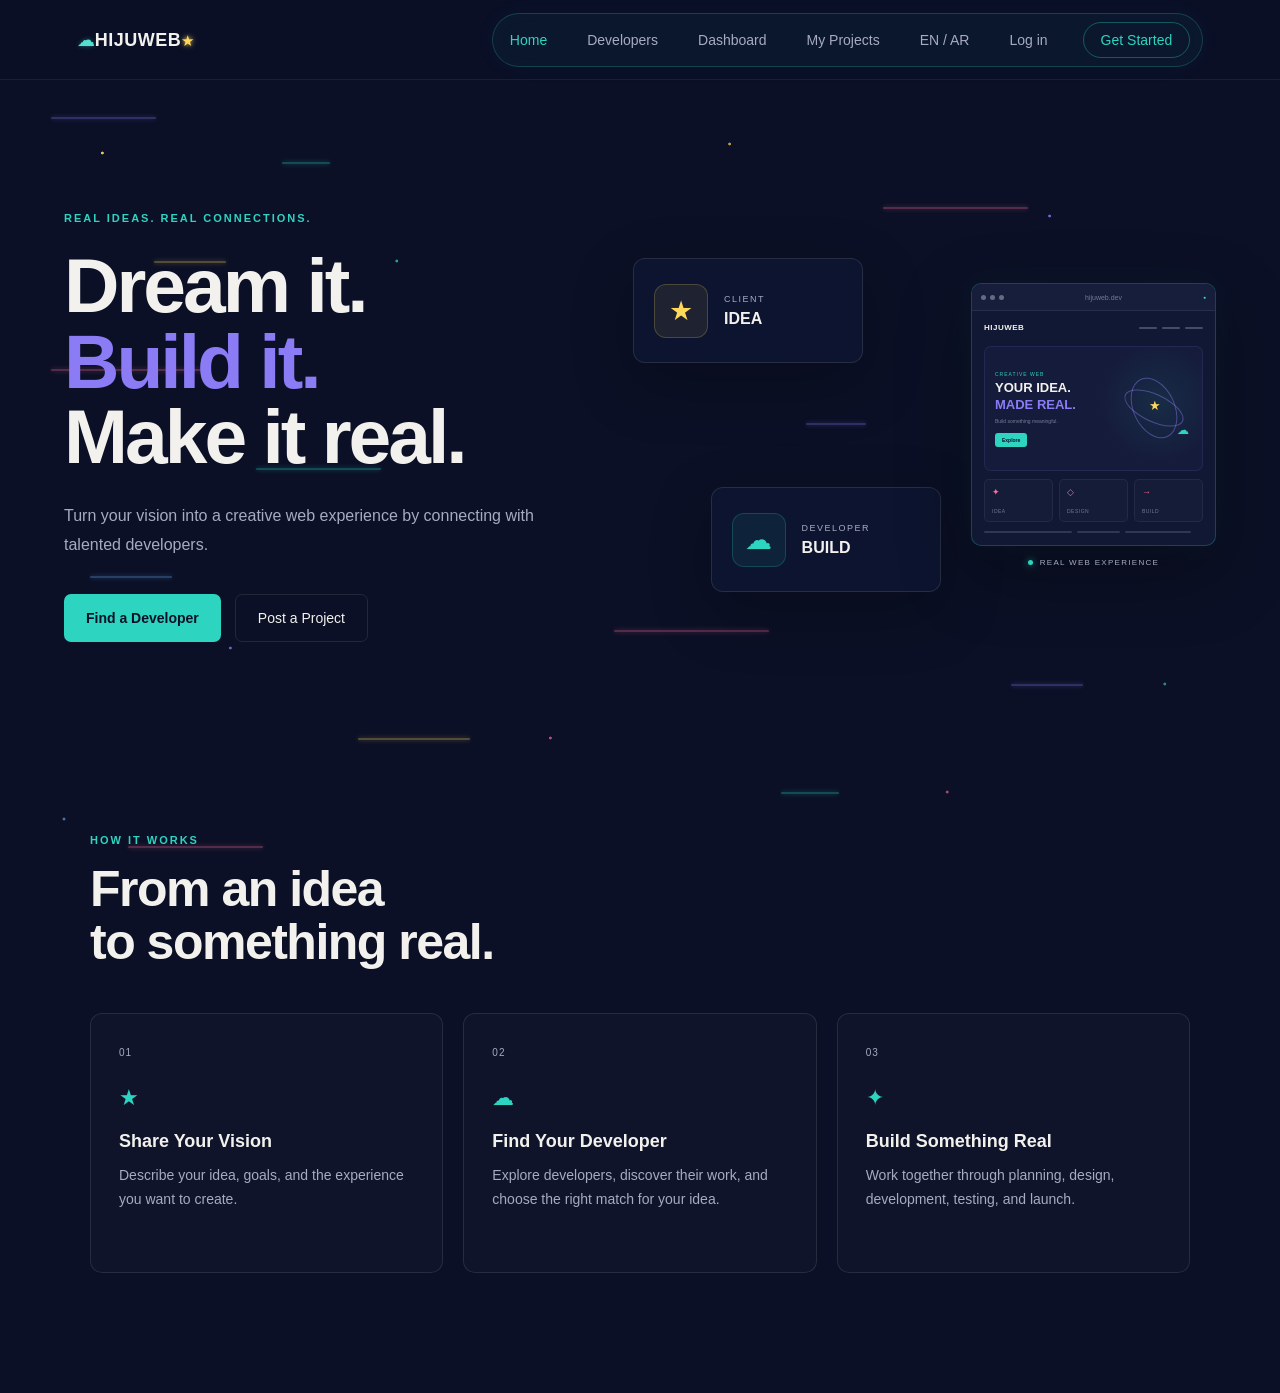
<file: index.html>
<!DOCTYPE html>
<html lang="en">
<head>
    <meta charset="UTF-8">
    <meta name="viewport" content="width=device-width, initial-scale=1.0">
    <title>HIJUWEB | Creative Web Experiences</title>
    <link rel="stylesheet" href="css/style.css">
</head>

<body class="home-page">

    <!-- Static Background -->
    <div class="background-stars"></div>

    <div class="background-glitch">
        <span class="glitch-line line-1"></span>
        <span class="glitch-line line-2"></span>
        <span class="glitch-line line-3"></span>
        <span class="glitch-line line-4"></span>
        <span class="glitch-line line-5"></span>
        <span class="glitch-line line-6"></span>
        <span class="glitch-line line-7"></span>
        <span class="glitch-line line-8"></span>
        <span class="glitch-line line-9"></span>
        <span class="glitch-line line-10"></span>
        <span class="glitch-line line-11"></span>
        <span class="glitch-line line-12"></span>
        <span class="glitch-line line-13"></span>
        <span class="glitch-line line-14"></span>
        <span class="glitch-line line-15"></span>
    </div>

    <!-- Navbar -->
    <nav class="navbar">
        <a href="index.html" class="logo">
            <span class="logo-cloud">☁</span>
            <span class="logo-text">HIJUWEB</span>
            <span class="logo-star">★</span>
        </a>

        <div class="nav-links">
            <a href="index.html" class="active">Home</a>
            <a href="developers.html">Developers</a>
            <a href="client-dashboard.html">Dashboard</a>
            <a href="my-projects.html">My Projects</a>
            <a href="#">EN / AR</a>
            <a href="login.html">Log in</a>
            <a href="get-started.html" class="nav-button">Get Started</a>
        </div>
    </nav>


    <!-- Hero -->
    <main>

        <section class="hero">

            <div class="hero-content">

                <span class="eyebrow">
                    REAL IDEAS. REAL CONNECTIONS.
                </span>

                <h1>
                    Dream it.<br>
                    <span>Build it.</span><br>
                    Make it real.
                </h1>

                <p>
                    Turn your vision into a creative web experience
                    by connecting with talented developers.
                </p>

                <div class="hero-buttons">
                    <a href="developers.html" class="primary-button">
                        Find a Developer
                    </a>

                    <a href="get-started.html" class="secondary-button">
                        Post a Project
                    </a>
                </div>

            </div>


            <!-- Hero Visual -->
            <div class="hero-visual">

                <!-- Client -->
                <div class="visual-card card-star">

                    <div class="visual-icon star-icon">
                        ★
                    </div>

                    <div>
                        <span class="visual-label">CLIENT</span>
                        <strong>IDEA</strong>
                    </div>

                </div>


                <!-- Developer -->
                <div class="visual-card card-cloud">

                    <div class="visual-icon cloud-icon">
                        ☁
                    </div>

                    <div>
                        <span class="visual-label">DEVELOPER</span>
                        <strong>BUILD</strong>
                    </div>

                </div>

                <!-- Real Web -->
                <div class="visual-result">

                    <div class="result-window">

                        <div class="window-top">

                            <div class="window-dots">
                                <span></span>
                                <span></span>
                                <span></span>
                            </div>

                            <div class="window-address">
                                hijuweb.dev
                            </div>

                            <div class="window-signal">
                                ●
                            </div>

                        </div>


                        <div class="window-content">

                            <div class="mini-nav">
                                <strong>HIJUWEB</strong>

                                <div class="mini-nav-links">
                                    <span></span>
                                    <span></span>
                                    <span></span>
                                </div>
                            </div>


                            <div class="mini-hero">

                                <div class="mini-copy">

                                    <div class="mini-eyebrow">
                                        CREATIVE WEB
                                    </div>

                                    <div class="mini-title">
                                        YOUR IDEA.
                                    </div>

                                    <div class="mini-title accent">
                                        MADE REAL.
                                    </div>

                                    <div class="mini-description">
                                        Build something meaningful.
                                    </div>

                                    <div class="mini-button">
                                        Explore
                                    </div>

                                </div>


                                <div class="mini-orbit">

                                    <span class="orbit-star">★</span>

                                    <span class="orbit-ring ring-one"></span>
                                    <span class="orbit-ring ring-two"></span>

                                    <span class="orbit-cloud">☁</span>

                                </div>

                            </div>


                            <div class="mini-cards">

                                <div class="mini-card">
                                    <span>✦</span>
                                    <small>IDEA</small>
                                </div>

                                <div class="mini-card">
                                    <span>◇</span>
                                    <small>DESIGN</small>
                                </div>

                                <div class="mini-card">
                                    <span>→</span>
                                    <small>BUILD</small>
                                </div>

                            </div>


                            <div class="mini-footer">
                                <span></span>
                                <span></span>
                                <span></span>
                            </div>

                        </div>

                    </div>


                    <div class="result-label">
                        <span class="result-dot"></span>
                        REAL WEB EXPERIENCE
                    </div>

                </div>

            </div>

        </section>


        <!-- How It Works -->
        <section class="how-it-works">

            <div class="section-heading">

                <span class="section-label">
                    HOW IT WORKS
                </span>

                <h2>
                    From an idea<br>
                    to something real.
                </h2>

            </div>


            <div class="steps">

                <div class="step-card">

                    <span class="step-number">01</span>

                    <div class="step-icon">
                        ★
                    </div>

                    <h3>
                        Share Your Vision
                    </h3>

                    <p>
                        Describe your idea, goals, and the experience
                        you want to create.
                    </p>

                </div>


                <div class="step-card">

                    <span class="step-number">02</span>

                    <div class="step-icon">
                        ☁
                    </div>

                    <h3>
                        Find Your Developer
                    </h3>

                    <p>
                        Explore developers, discover their work,
                        and choose the right match for your idea.
                    </p>

                </div>


                <div class="step-card">

                    <span class="step-number">03</span>

                    <div class="step-icon">
                        ✦
                    </div>

                    <h3>
                        Build Something Real
                    </h3>

                    <p>
                        Work together through planning, design,
                        development, testing, and launch.
                    </p>

                </div>

            </div>

        </section>

    </main>

</body>
</html>
</file>
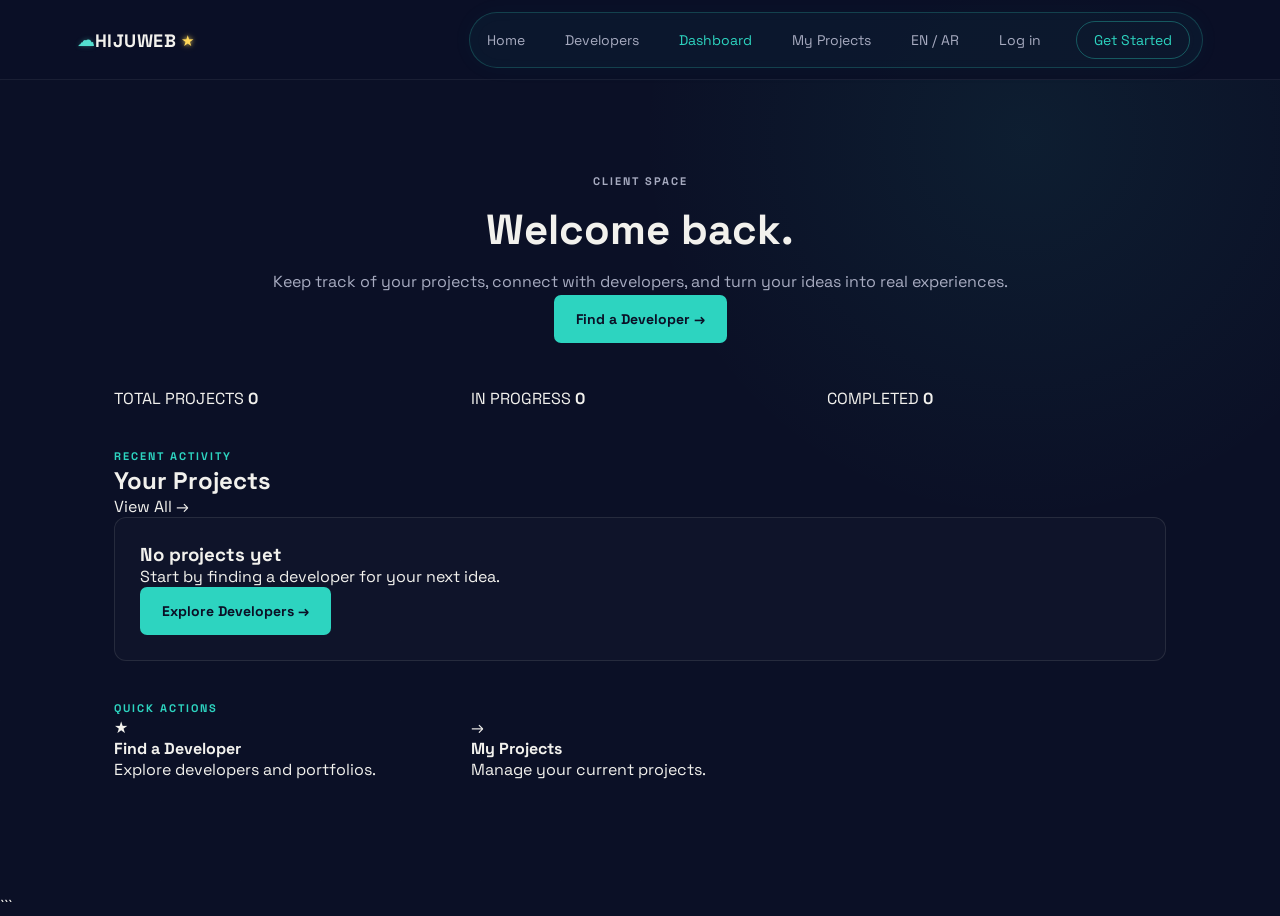
<file: client-dashboard.html>
<!DOCTYPE html>
<html lang="en">

<head>

    <meta charset="UTF-8">

    <meta name="viewport" content="width=device-width, initial-scale=1.0">

    <title>Client Dashboard — HIJUWEB</title>

    <link rel="stylesheet" href="css/style.css">

    <link rel="preconnect" href="https://fonts.googleapis.com">

    <link rel="preconnect"
        href="https://fonts.gstatic.com"
        crossorigin>

    <link href="https://fonts.googleapis.com/css2?family=Space+Grotesk:wght@400;500;600;700&display=swap"
        rel="stylesheet">

</head>


<body>


    <!-- Navigation -->

    <nav class="navbar">

   <a href="index.html" class="logo">

    <span class="logo-cloud">☁</span>

    <span class="logo-text">HIJUWEB</span>

    <span class="logo-star">★</span>

</a>
    </a>

    <div class="nav-links">

        <a href="index.html">Home</a>

        <a href="developers.html">Developers</a>

        <a href="client-dashboard.html" class="active">Dashboard</a>

        <a href="my-projects.html">My Projects</a>
<a href="#">EN / AR</a>

<a href="login.html">Log in</a>

<a href="get-started.html" class="nav-button">Get Started</a>
    </div>

</nav>


    <!-- Dashboard -->

    <main class="client-dashboard">


        <section class="dashboard-header">

            <div>

                <p class="section-label">
                    CLIENT SPACE
                </p>

                <h1>
                    Welcome back.
                </h1>

                <p>
                    Keep track of your projects, connect with developers,
                    and turn your ideas into real experiences.
                </p>

            </div>


            <a
                href="developers.html"
                class="primary-button">

                Find a Developer →

            </a>

        </section>


        <!-- Stats -->

        <section class="dashboard-stats">

            <div class="dashboard-stat">

                <span>
                    TOTAL PROJECTS
                </span>

                <strong id="totalProjects">
                    0
                </strong>

            </div>


            <div class="dashboard-stat">

                <span>
                    IN PROGRESS
                </span>

                <strong id="activeProjects">
                    0
                </strong>

            </div>


            <div class="dashboard-stat">

                <span>
                    COMPLETED
                </span>

                <strong id="completedProjects">
                    0
                </strong>

            </div>

        </section>


        <!-- Recent Project -->

        <section class="dashboard-section">

            <div class="dashboard-section-heading">

                <div>

                    <p class="section-label">
                        RECENT ACTIVITY
                    </p>

                    <h2>
                        Your Projects
                    </h2>

                </div>


                <a href="my-projects.html">
                    View All →
                </a>

            </div>


            <div
                class="dashboard-project"
                id="dashboardProject">

            </div>

        </section>


        <!-- Quick Actions -->

        <section class="dashboard-section">

            <p class="section-label">
                QUICK ACTIONS
            </p>

            <div class="dashboard-actions">

                <a
                    href="developers.html"
                    class="dashboard-action">

                    <span class="action-icon">
                        ★
                    </span>

                    <div>

                        <strong>
                            Find a Developer
                        </strong>

                        <p>
                            Explore developers and portfolios.
                        </p>

                    </div>

                </a>


                <a
                    href="my-projects.html"
                    class="dashboard-action">

                    <span class="action-icon">
                        →
                    </span>

                    <div>

                        <strong>
                            My Projects
                        </strong>

                        <p>
                            Manage your current projects.
                        </p>

                    </div>

                </a>

            </div>

        </section>


    </main>


    <script>


        const projects =
            JSON.parse(
                localStorage.getItem("hijuwebProjects")
            ) || [];


        /* Stats */

        document.getElementById(
            "totalProjects"
        ).textContent = projects.length;


        const activeProjects =
            projects.filter(function(project) {

                return project.status === "Accepted";

            });


        document.getElementById(
            "activeProjects"
        ).textContent = activeProjects.length;


        const completedProjects =
            projects.filter(function(project) {

                return project.status === "Completed";

            });


        document.getElementById(
            "completedProjects"
        ).textContent = completedProjects.length;


        /* Recent Project */

        const projectContainer =
            document.getElementById(
                "dashboardProject"
            );


        if (projects.length === 0) {

            projectContainer.innerHTML = `

                <div class="dashboard-empty">

                    <h3>
                        No projects yet
                    </h3>

                    <p>
                        Start by finding a developer for your next idea.
                    </p>

                    <a
                        href="developers.html"
                        class="primary-button">

                        Explore Developers →

                    </a>

                </div>

            `;

        } else {


            const project =
                projects[projects.length - 1];


            const progress =
                project.progress || 20;


            projectContainer.innerHTML = `

                <div class="dashboard-project-top">

                    <div>

                        <span class="project-category">
                            ${project.category}
                        </span>

                        <h3>
                            ${project.title}
                        </h3>

                    </div>


                    <span class="project-status">
                        ${project.status || "Request Sent"}
                    </span>

                </div>


                <p>
                    ${project.description}
                </p>


                <div class="dashboard-project-info">

                    <span>
                        Developer:
                        <strong>
                            ${project.developer || "Not assigned"}
                        </strong>
                    </span>

                    <span>
                        Stage:
                        <strong>
                            ${project.stage || "Planning"}
                        </strong>
                    </span>

                    <span>
                        Progress:
                        <strong>
                            ${progress}%
                        </strong>
                    </span>

                </div>


                <div class="progress-bar">

                    <div
                        class="progress-fill"
                        style="width: ${progress}%">

                    </div>

                </div>


                <a
                    href="workspace.html"
                    class="dashboard-workspace">

                    Open Project Workspace →

                </a>

            `;

        }


    </script>


</body>

</html>
```
</file>
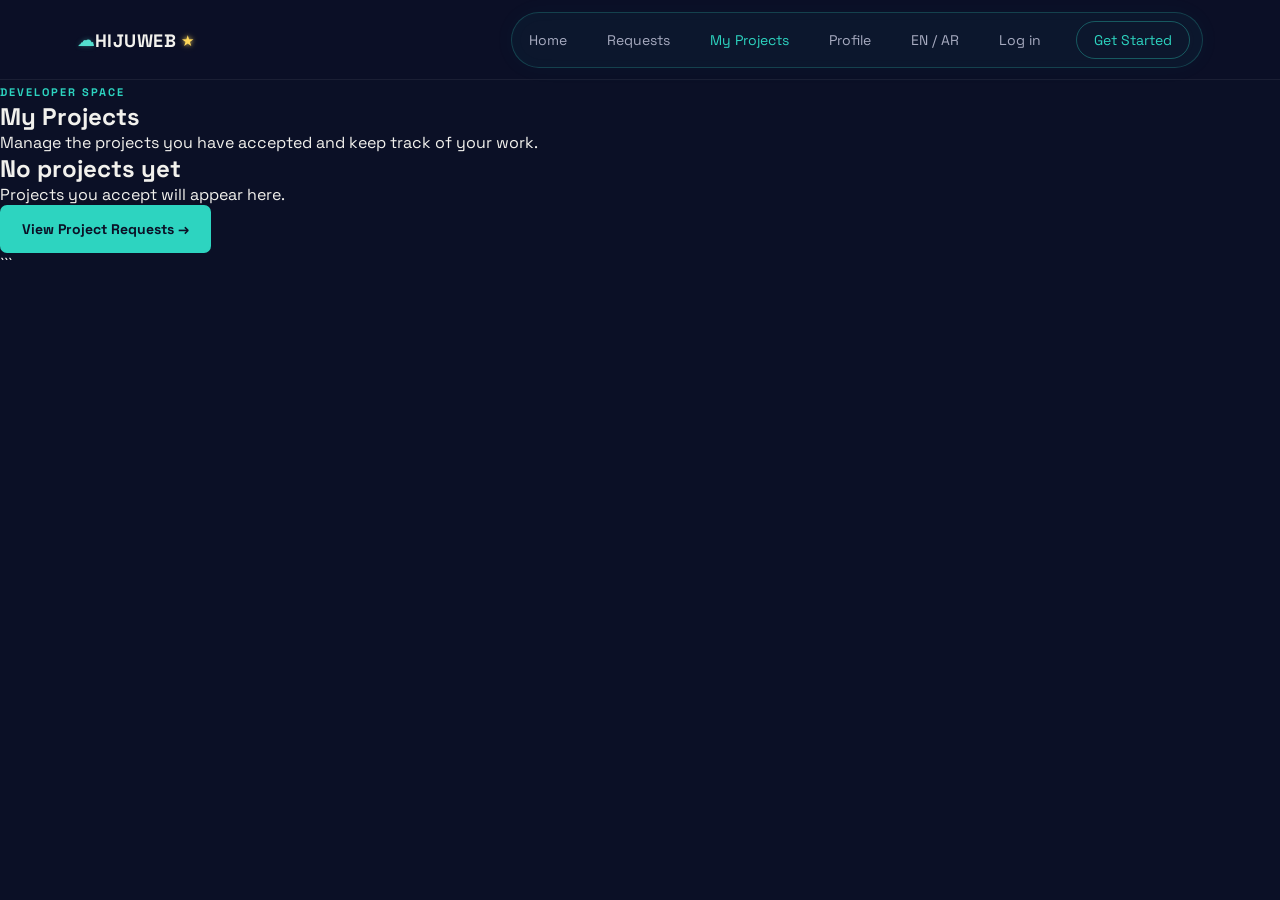
<file: developer-projects.html>
<!DOCTYPE html>
<html lang="en">

<head>

    <meta charset="UTF-8">

    <meta name="viewport" content="width=device-width, initial-scale=1.0">

    <title>My Projects — HIJUWEB</title>

    <link rel="stylesheet" href="css/style.css">

    <link rel="preconnect" href="https://fonts.googleapis.com">

    <link rel="preconnect"
        href="https://fonts.gstatic.com"
        crossorigin>

    <link href="https://fonts.googleapis.com/css2?family=Space+Grotesk:wght@400;500;600;700&display=swap"
        rel="stylesheet">

</head>


<body>


    <!-- Navigation -->

    <nav class="navbar">

    <a href="index.html" class="logo">

    <span class="logo-cloud">☁</span>

    <span class="logo-text">HIJUWEB</span>

    <span class="logo-star">★</span>

</a>

    <div class="nav-links">

        <a href="index.html">Home</a>

        <a href="developer-requests.html">Requests</a>

        <a href="developer-projects.html" class="active">My Projects</a>

        <a href="#">Profile</a>

        <a href="#">EN / AR</a>

        <a href="login.html">Log in</a>

        <a href="get-started.html" class="nav-button">Get Started</a>

    </div>

</nav>


    <!-- Page -->

    <main class="developer-projects-page">


        <section class="developer-projects-header">

            <p class="section-label">
                DEVELOPER SPACE
            </p>

            <h1>
                My Projects
            </h1>

            <p>
                Manage the projects you have accepted and keep track of your work.
            </p>

        </section>


        <section
            class="developer-projects-container"
            id="developerProjectsContainer">

        </section>


    </main>


    <script>

        const container =
            document.getElementById(
                "developerProjectsContainer"
            );


        const projects =
            JSON.parse(
                localStorage.getItem("hijuwebProjects")
            ) || [];


        const acceptedProjects =
            projects.filter(function(project) {

                return project.status === "Accepted";

            });


        if (acceptedProjects.length === 0) {

            container.innerHTML = `

                <div class="empty-developer-projects">

                    <h2>
                        No projects yet
                    </h2>

                    <p>
                        Projects you accept will appear here.
                    </p>

                    <a
                        href="developer-requests.html"
                        class="primary-button">

                        View Project Requests →

                    </a>

                </div>

            `;

        }


        acceptedProjects.forEach(function(project) {

            const card =
                document.createElement("div");


            card.className =
                "developer-project-card";


            card.innerHTML = `

                <div class="developer-project-top">

                    <div>

                        <span class="developer-project-category">
                            ${project.category}
                        </span>

                        <h2>
                            ${project.title}
                        </h2>

                    </div>


                    <span class="developer-project-status">
                        IN PROGRESS
                    </span>

                </div>


                <p class="developer-project-description">
                    ${project.description}
                </p>


                <div class="developer-project-info">

                    <div>

                        <span>
                            CLIENT
                        </span>

                        <strong>
                            HIJUWEB Client
                        </strong>

                    </div>


                    <div>

                        <span>
                            BUDGET
                        </span>

                        <strong>
                            ${project.budget || "Not specified"}
                        </strong>

                    </div>


                    <div>

                        <span>
                            DEADLINE
                        </span>

                        <strong>
                            ${project.deadline || "Not specified"}
                        </strong>

                    </div>


                    <div>

                        <span>
                            CURRENT STAGE
                        </span>

                        <strong>
                            ${project.stage || "Planning"}
                        </strong>

                    </div>

                </div>


                <div class="developer-project-progress">

                    <div class="progress-label">

                        <span>
                            Progress
                        </span>

                        <strong>
                            ${project.progress || 20}%
                        </strong>

                    </div>


                    <div class="progress-bar">

                        <div
                            class="progress-fill"
                            style="width: ${project.progress || 20}%">

                        </div>

                    </div>

                </div>


                <div class="developer-project-actions">

                    <a
                        href="workspace.html"
                        class="primary-button">

                        Open Workspace →

                    </a>

                </div>

            `;


            container.appendChild(card);

        });

    </script>


</body>

</html>
```
</file>
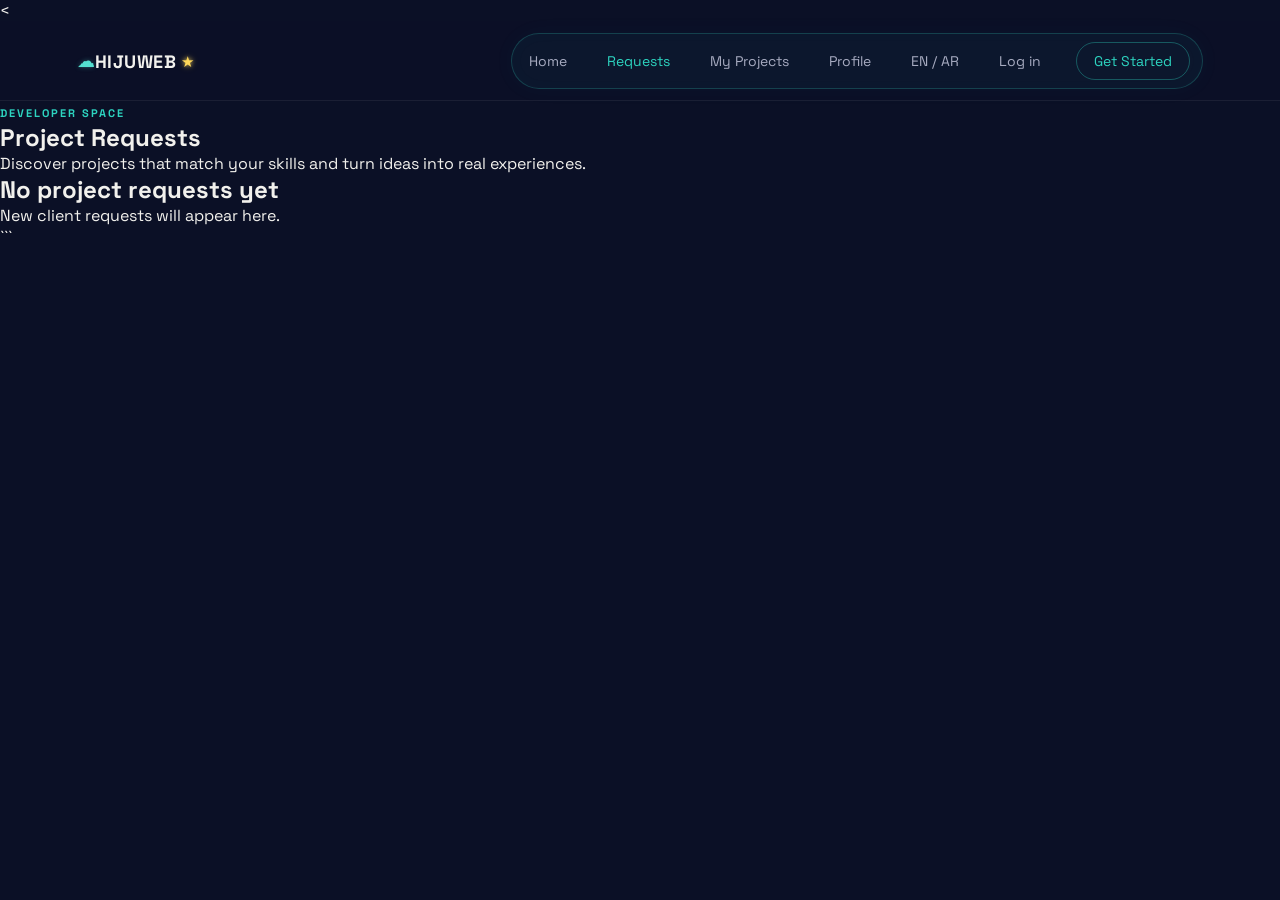
<file: developer-requests.html>
<!DOCTYPE html>
<html lang="en">

<head>
    <meta charset="UTF-8">
    <meta name="viewport" content="width=device-width, initial-scale=1.0">

    <title>Project Requests — HIJUWEB</title>

    <link rel="stylesheet" href="css/style.css">

    <link rel="preconnect" href="https://fonts.googleapis.com">
    <link rel="preconnect" href="https://fonts.gstatic.com" crossorigin>

    <link href="https://fonts.googleapis.com/css2?family=Space+Grotesk:wght@400;500;600;700&display=swap" rel="stylesheet">
</head>

<body>

    <!-- Navigation -->

    <<nav class="navbar">

   <a href="index.html" class="logo">

    <span class="logo-cloud">☁</span>

    <span class="logo-text">HIJUWEB</span>

    <span class="logo-star">★</span>

</a>
    <div class="nav-links">

        <a href="index.html">Home</a>

        <a href="developer-requests.html" class="active">Requests</a>

        <a href="developer-projects.html">My Projects</a>

        <a href="#">Profile</a>

        <a href="#">EN / AR</a>

        <a href="login.html">Log in</a>

        <a href="get-started.html" class="nav-button">Get Started</a>

    </div>

</nav>


    <!-- Page Header -->

    <main class="developer-requests-page">

        <section class="developer-requests-header">

            <p class="section-label">
                DEVELOPER SPACE
            </p>

            <h1>
                Project Requests
            </h1>

            <p>
                Discover projects that match your skills and turn ideas into real experiences.
            </p>

        </section>


        <!-- Requests -->

        <section class="developer-requests-container" id="requestsContainer">

        </section>

    </main>


    <script>

        const requestsContainer =
            document.getElementById("requestsContainer");


        const projects =
            JSON.parse(localStorage.getItem("hijuwebProjects")) || [];


        if (projects.length === 0) {

            requestsContainer.innerHTML = `

                <div class="empty-requests">

                    <h2>No project requests yet</h2>

                    <p>
                        New client requests will appear here.
                    </p>

                </div>

            `;

        } else {

            projects.forEach(function(project, index) {

                const projectCard = document.createElement("div");

                projectCard.className = "developer-request-card";


                projectCard.innerHTML = `

                    <div class="developer-request-top">

                        <div>

                            <span class="request-category">
                                ${project.category}
                            </span>

                            <h2>
                                ${project.title}
                            </h2>

                        </div>

                        <span class="request-status">
                            NEW REQUEST
                        </span>

                    </div>


                    <p class="developer-request-description">
                        ${project.description}
                    </p>


                    <div class="developer-request-details">

                        <div>
                            <span>CLIENT</span>
                            <strong>HIJUWEB Client</strong>
                        </div>

                        <div>
                            <span>BUDGET</span>
                            <strong>${project.budget || "Not specified"}</strong>
                        </div>

                        <div>
                            <span>DEADLINE</span>
                            <strong>${project.deadline || "Not specified"}</strong>
                        </div>

                    </div>


                    <div class="developer-request-actions">

                        <button
                            class="secondary-button"
                            onclick="viewRequest(${index})">

                            View Details

                        </button>


                        <button
                            class="primary-button"
                            onclick="acceptProject(${index})">

                            Accept Project →

                        </button>

                    </div>

                `;


                requestsContainer.appendChild(projectCard);

            });

        }


        function viewRequest(index) {

            const project = projects[index];

            alert(
                "Project: " + project.title +
                "\\n\\n" +
                "Description: " + project.description +
                "\\n\\n" +
                "Reference: " + (project.reference || "None")
            );

        }


        function acceptProject(index) {

            const project = projects[index];

            project.status = "Accepted";

            project.progress = 20;

            project.stage = "Planning";


            projects[index] = project;


            localStorage.setItem(
                "hijuwebProjects",
                JSON.stringify(projects)
            );


            alert("Project accepted successfully!");


            window.location.href = "developer-projects.html";

        }

    </script>

</body>

</html>
```
</file>
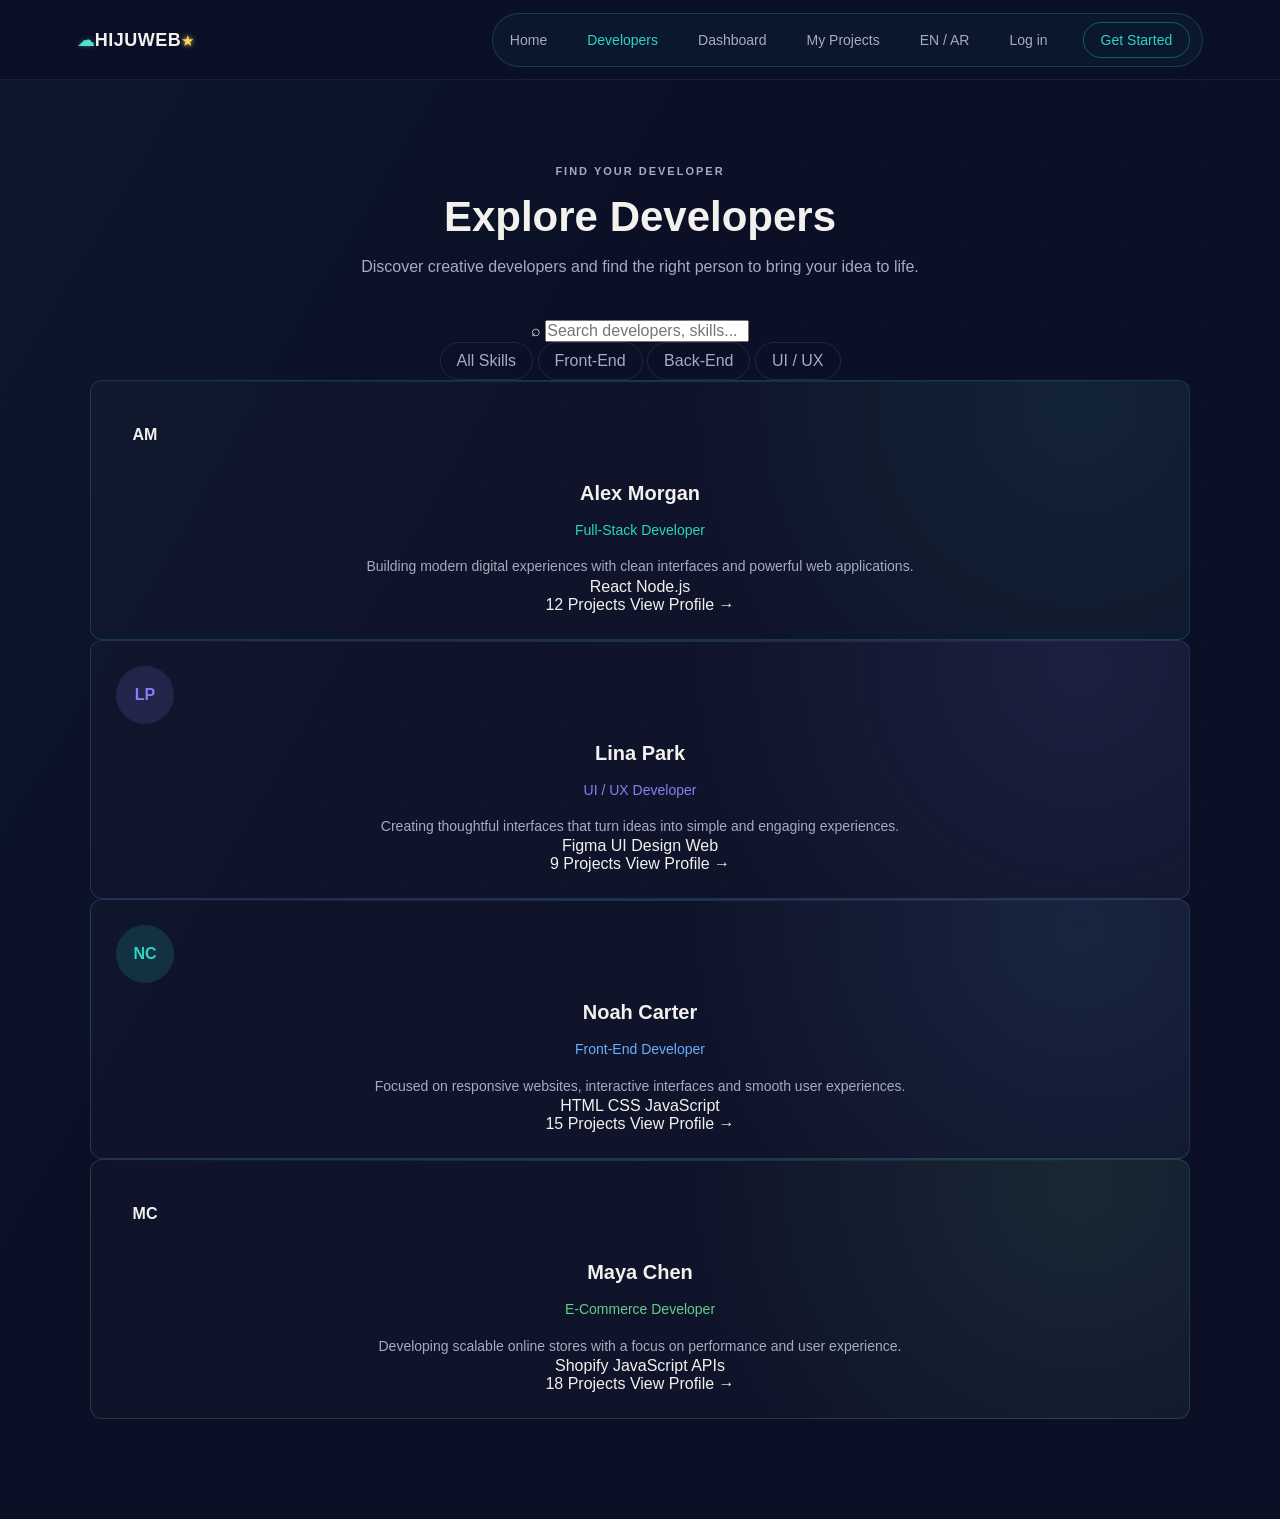
<file: developers.html>
<!DOCTYPE html>
<html lang="en">
<head>
    <meta charset="UTF-8">
    <meta name="viewport" content="width=device-width, initial-scale=1.0">

    <title>HIJUWEB — Explore Developers</title>

    <link rel="stylesheet" href="css/style.css">
</head>

<body>

    <!-- Navigation -->
    <nav class="navbar">

   <a href="index.html" class="logo">

    <span class="logo-cloud">☁</span>

    <span class="logo-text">HIJUWEB</span>

    <span class="logo-star">★</span>

</a>

    <div class="nav-links">

        <a href="index.html">
            Home
        </a>

        <a href="developers.html" class="active">
            Developers
        </a>

        <a href="client-dashboard.html">
            Dashboard
        </a>

        <a href="my-projects.html">
            My Projects
        </a>

        <a href="#">
            EN / AR
        </a>

        <a href="login.html">
            Log in
        </a>

        <a href="get-started.html" class="nav-button">
            Get Started
        </a>

    </div>

</nav>


    <!-- Developers Hero -->
    <main class="developers-page">

        <section class="developers-header">
            <p class="eyebrow">FIND YOUR DEVELOPER</p>

            <h1>
                Explore Developers
            </h1>

            <p class="developers-intro">
                Discover creative developers and find the right person
                to bring your idea to life.
            </p>
        </section>


        <!-- Search & Filters -->
        <section class="developer-tools">

            <div class="search-box">
                <span>⌕</span>
                <input
    type="text"
    id="developerSearch"
    placeholder="Search developers, skills..."
>
            </div>

            <button class="filter-button" data-filter="all">All Skills</button>
<button class="filter-button" data-filter="front-end">Front-End</button>
<button class="filter-button" data-filter="back-end">Back-End</button>
<button class="filter-button" data-filter="ui-ux">UI / UX</button>

        </section>


        <!-- Developer Cards -->
        <section class="developers-grid">

            <!-- Developer 1 -->
            <article class="developer-card">

                <div class="developer-avatar">AM</div>

                <div class="developer-info">
                    <h2>Alex Morgan</h2>
                    <p class="developer-role">Full-Stack Developer</p>

                    <p class="developer-bio">
                        Building modern digital experiences with clean
                        interfaces and powerful web applications.
                    </p>

                    <div class="skills">
                        <span>React</span>
                        <span>Node.js</span>
                    </div>

                    <div class="developer-footer">
                        <span>12 Projects</span>
                        <a href="profile.html">View Profile →</a>
                    </div>
                </div>

            </article>


            <!-- Developer 2 -->
            <article class="developer-card">

                <div class="developer-avatar mauve-avatar">LP</div>

                <div class="developer-info">
                    <h2>Lina Park</h2>
                    <p class="developer-role">UI / UX Developer</p>

                    <p class="developer-bio">
                        Creating thoughtful interfaces that turn ideas
                        into simple and engaging experiences.
                    </p>

                    <div class="skills">
                        <span>Figma</span>
                        <span>UI Design</span>
                        <span>Web</span>
                    </div>

                    <div class="developer-footer">
                        <span>9 Projects</span>
                        <a href="#">View Profile →</a>
                    </div>
                </div>

            </article>


            <!-- Developer 3 -->
            <article class="developer-card">

                <div class="developer-avatar teal-avatar">NC</div>

                <div class="developer-info">
                    <h2>Noah Carter</h2>
                    <p class="developer-role">Front-End Developer</p>

                    <p class="developer-bio">
                        Focused on responsive websites, interactive
                        interfaces and smooth user experiences.
                    </p>

                    <div class="skills">
                        <span>HTML</span>
                        <span>CSS</span>
                        <span>JavaScript</span>
                    </div>

                    <div class="developer-footer">
                        <span>15 Projects</span>
                        <a href="#">View Profile →</a>
                    </div>
                </div>

            </article>


            <!-- Developer 4 -->
            <article class="developer-card">

                <div class="developer-avatar">MC</div>

                <div class="developer-info">
                    <h2>Maya Chen</h2>
                    <p class="developer-role">E-Commerce Developer</p>

                    <p class="developer-bio">
                        Developing scalable online stores with a focus
                        on performance and user experience.
                    </p>

                    <div class="skills">
                        <span>Shopify</span>
                        <span>JavaScript</span>
                        <span>APIs</span>
                    </div>

                    <div class="developer-footer">
                        <span>18 Projects</span>
                        <a href="#">View Profile →</a>
                    </div>
                </div>

            </article>

        </section>

    </main>

    <script src="script.js"></script>

</body>
</html>
</file>
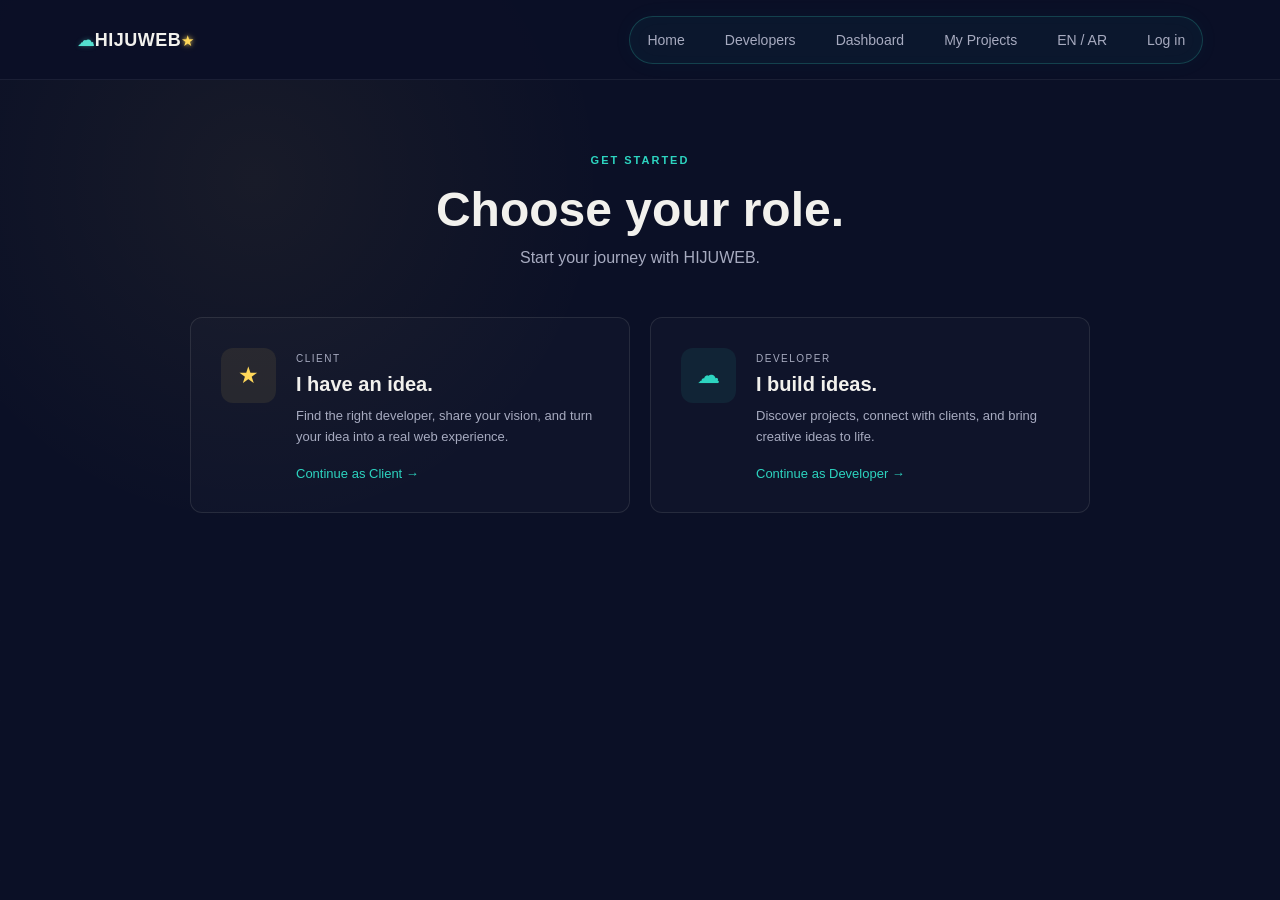
<file: get-started.html>
<!DOCTYPE html>
<html lang="en">

<head>
    <meta charset="UTF-8">
    <meta name="viewport" content="width=device-width, initial-scale=1.0">

    <title>Get Started | HIJUWEB</title>

    <link rel="stylesheet" href="css/style.css">
</head>

<body>

    <nav class="navbar">

        <a href="index.html" class="logo">

    <span class="logo-cloud">☁</span>

    <span class="logo-text">HIJUWEB</span>

    <span class="logo-star">★</span>

</a>

        <div class="nav-links">

            <a href="index.html">Home</a>

            <a href="developers.html">Developers</a>

            <a href="client-dashboard.html">Dashboard</a>

            <a href="my-projects.html">My Projects</a>

            <a href="#">EN / AR</a>

            <a href="login.html">Log in</a>

        </div>

    </nav>


    <main class="get-started-page">

        <section class="get-started-header">

            <span class="section-label">
                GET STARTED
            </span>

            <h1>
                Choose your role.
            </h1>

            <p>
                Start your journey with HIJUWEB.
            </p>

        </section>


        <section class="role-selection">


            <!-- Client -->

            <a href="login.html" class="role-card">

                <div class="role-icon client-icon">
                    ★
                </div>

                <div class="role-content">

                    <span class="role-label">
                        CLIENT
                    </span>

                    <h2>
                        I have an idea.
                    </h2>

                    <p>
                        Find the right developer, share your vision,
                        and turn your idea into a real web experience.
                    </p>

                    <span class="role-link">
                        Continue as Client →
                    </span>

                </div>

            </a>


            <!-- Developer -->

            <a href="login.html" class="role-card">

                <div class="role-icon developer-icon">
                    ☁
                </div>

                <div class="role-content">

                    <span class="role-label">
                        DEVELOPER
                    </span>

                    <h2>
                        I build ideas.
                    </h2>

                    <p>
                        Discover projects, connect with clients,
                        and bring creative ideas to life.
                    </p>

                    <span class="role-link">
                        Continue as Developer →
                    </span>

                </div>

            </a>


        </section>

    </main>

</body>

</html>
</file>
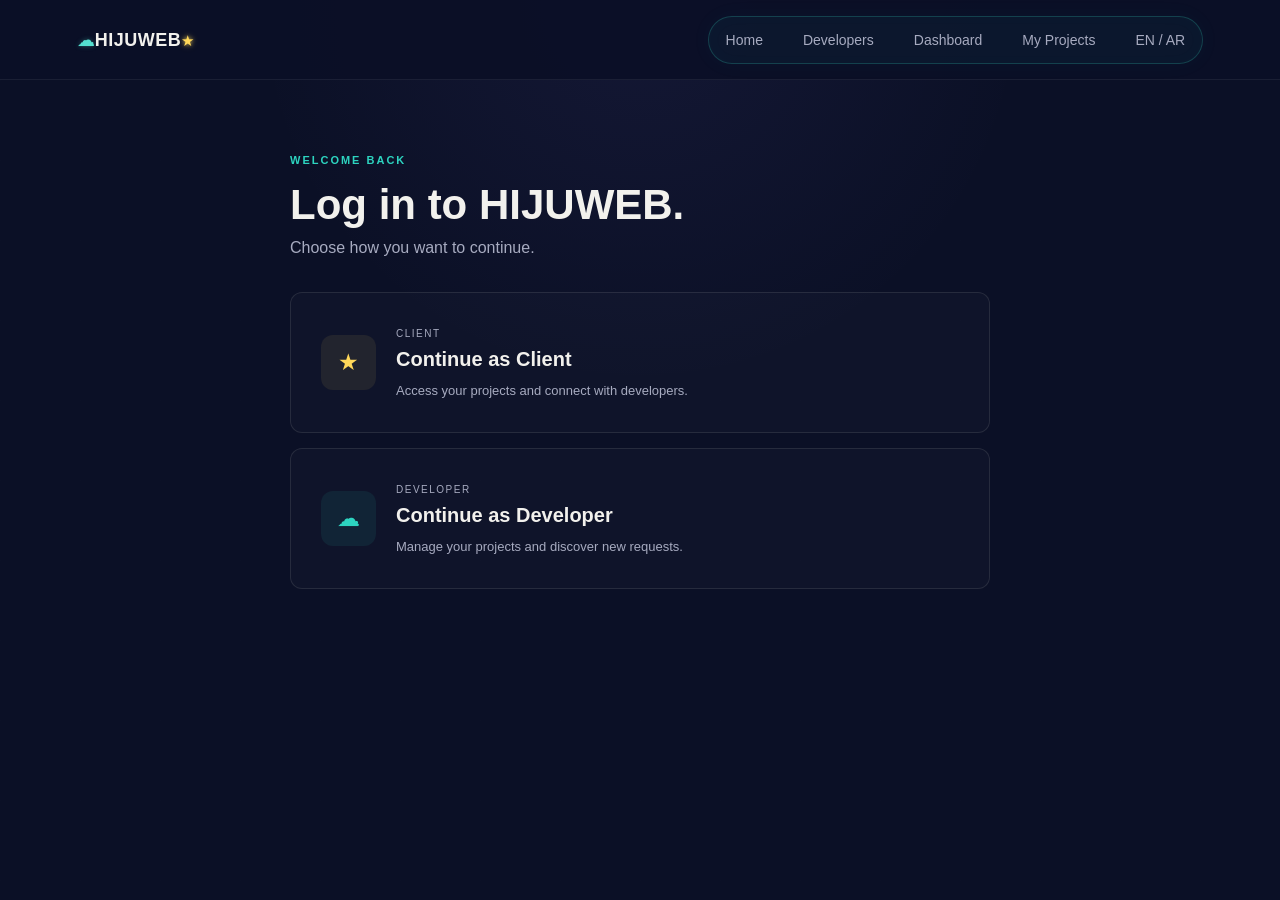
<file: login.html>
<!DOCTYPE html>
<html lang="en">

<head>
    <meta charset="UTF-8">
    <meta name="viewport" content="width=device-width, initial-scale=1.0">

    <title>Log In | HIJUWEB</title>

    <link rel="stylesheet" href="css/style.css">
</head>

<body>

    <nav class="navbar">

       <a href="index.html" class="logo">

    <span class="logo-cloud">☁</span>

    <span class="logo-text">HIJUWEB</span>

    <span class="logo-star">★</span>

</a>

        <div class="nav-links">

            <a href="index.html">Home</a>

            <a href="developers.html">Developers</a>

            <a href="client-dashboard.html">Dashboard</a>

            <a href="my-projects.html">My Projects</a>

            <a href="#">EN / AR</a>

        </div>

    </nav>


    <main class="login-page">

        <section class="login-box">

            <span class="section-label">
                WELCOME BACK
            </span>

            <h1>
                Log in to HIJUWEB.
            </h1>

            <p class="login-intro">
                Choose how you want to continue.
            </p>


            <div class="login-roles">

                <!-- Client -->

                <a href="client-dashboard.html" class="login-role">

                    <div class="role-icon client-icon">
                        ★
                    </div>

                    <div>
                        <span class="role-label">
                            CLIENT
                        </span>

                        <h2>
                            Continue as Client
                        </h2>

                        <p>
                            Access your projects and connect with developers.
                        </p>
                    </div>

                </a>


                <!-- Developer -->

                <a href="developer-projects.html" class="login-role">

                    <div class="role-icon developer-icon">
                        ☁
                    </div>

                    <div>
                        <span class="role-label">
                            DEVELOPER
                        </span>

                        <h2>
                            Continue as Developer
                        </h2>

                        <p>
                            Manage your projects and discover new requests.
                        </p>
                    </div>

                </a>

            </div>

        </section>

    </main>

</body>

</html>
</file>
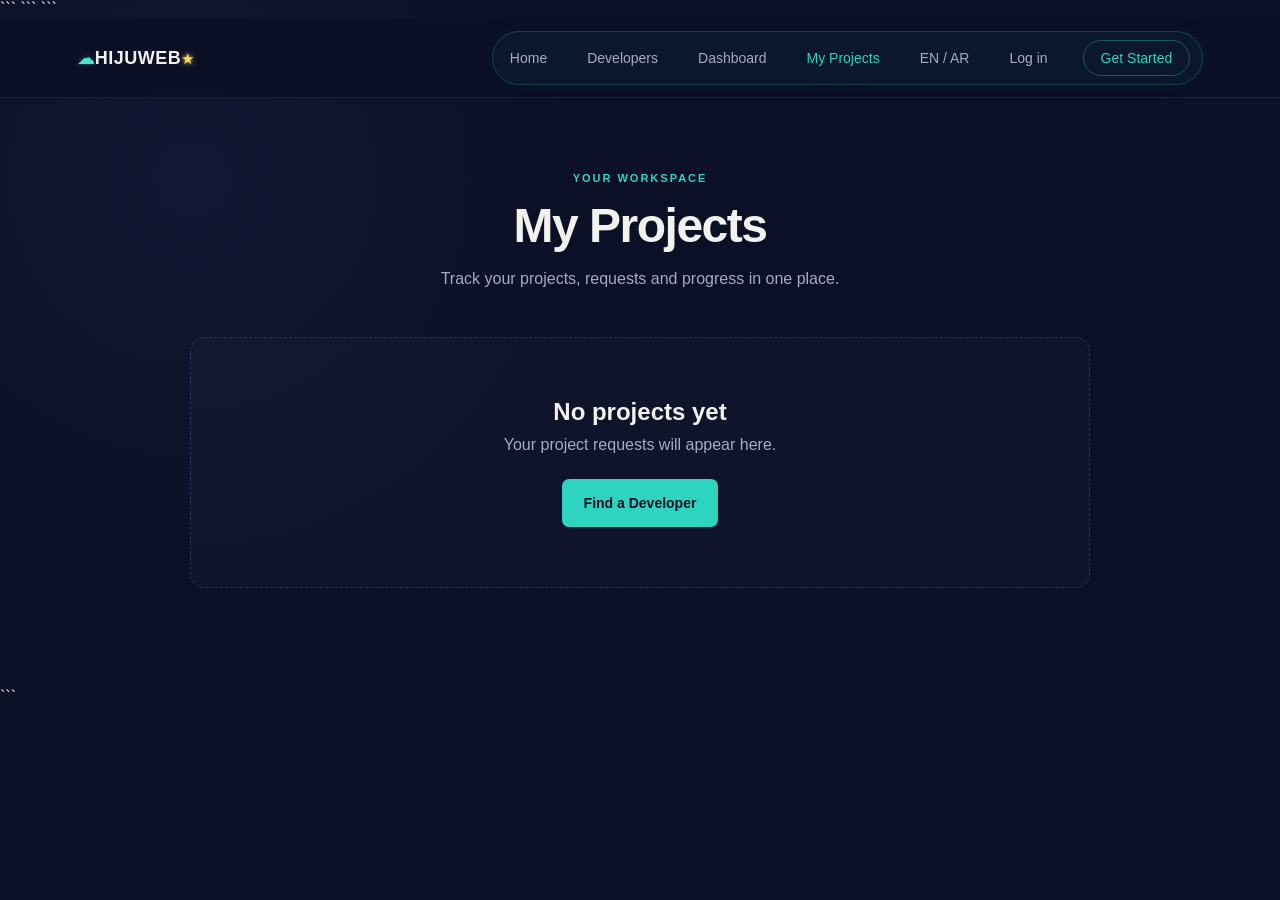
<file: my-projects.html>
<!DOCTYPE html>

<html lang="en">

<head>
    <meta charset="UTF-8">
    <meta name="viewport" content="width=device-width, initial-scale=1.0">

```
<title>HIJUWEB — My Projects</title>

<link rel="stylesheet" href="css/style.css">
```

</head>

<body>

```
<!-- Navigation -->

<nav class="navbar">

    <a href="index.html" class="logo">

        <span class="logo-cloud">☁</span>
        <span class="logo-text">HIJUWEB</span>
        <span class="logo-star">★</span>

    </a>

    <div class="nav-links">

        <a href="index.html">Home</a>

        <a href="developers.html">Developers</a>

        <a href="client-dashboard.html">Dashboard</a>

        <a href="my-projects.html" class="active">My Projects</a>

        <a href="#">EN / AR</a>

        <a href="login.html">Log in</a>

        <a href="get-started.html" class="nav-button">Get Started</a>

    </div>

</nav>


<!-- My Projects -->

<main class="projects-page">

    <div class="projects-header">

        <p class="eyebrow">
            YOUR WORKSPACE
        </p>

        <h1>
            My Projects
        </h1>

        <p>
            Track your projects, requests and progress
            in one place.
        </p>

    </div>


    <section id="projectsContainer" class="projects-container">

        <!-- Projects will appear here -->

    </section>

</main>


<script>

    const projectsContainer =
        document.getElementById("projectsContainer");

    const projects =
        JSON.parse(localStorage.getItem("hijuwebProjects")) || [];


    if (projects.length === 0) {

        projectsContainer.innerHTML = `
            <div class="empty-projects">

                <h2>No projects yet</h2>

                <p>
                    Your project requests will appear here.
                </p>

                <a href="developers.html" class="primary-button">
                    Find a Developer
                </a>

            </div>
        `;

    } else {

        projects.forEach(function(project) {

            const projectCard =
                document.createElement("article");

            projectCard.className =
                "client-project-card";

            projectCard.innerHTML = `

                <div class="project-card-top">

                    <div>

                        <span class="project-category">
                            ${project.category}
                        </span>

                        <h2>
                            ${project.title}
                        </h2>

                    </div>

                    <span class="project-status">
                        Request Sent
                    </span>

                </div>


                <p class="project-description">
                    ${project.description}
                </p>


                <div class="project-details">

                    <span>
                        Developer:
                        <strong>${project.developer}</strong>
                    </span>

                    <span>
                        Budget:
                        <strong>
                            ${project.budget || "Not specified"}
                        </strong>
                    </span>

                </div>


                <div class="project-progress">

                    <div class="progress-label">

                        <span>Project Progress</span>

                        <strong>Planning</strong>

                    </div>

                    <div class="progress-bar">

                        <div class="progress-fill"></div>

                    </div>

                </div>


                <a href="workspace.html"
                   class="workspace-button">
                    Open Project Workspace →
                </a>

            `;

            projectsContainer.appendChild(projectCard);

        });

    }

</script>
```

</body>
</html>
</file>
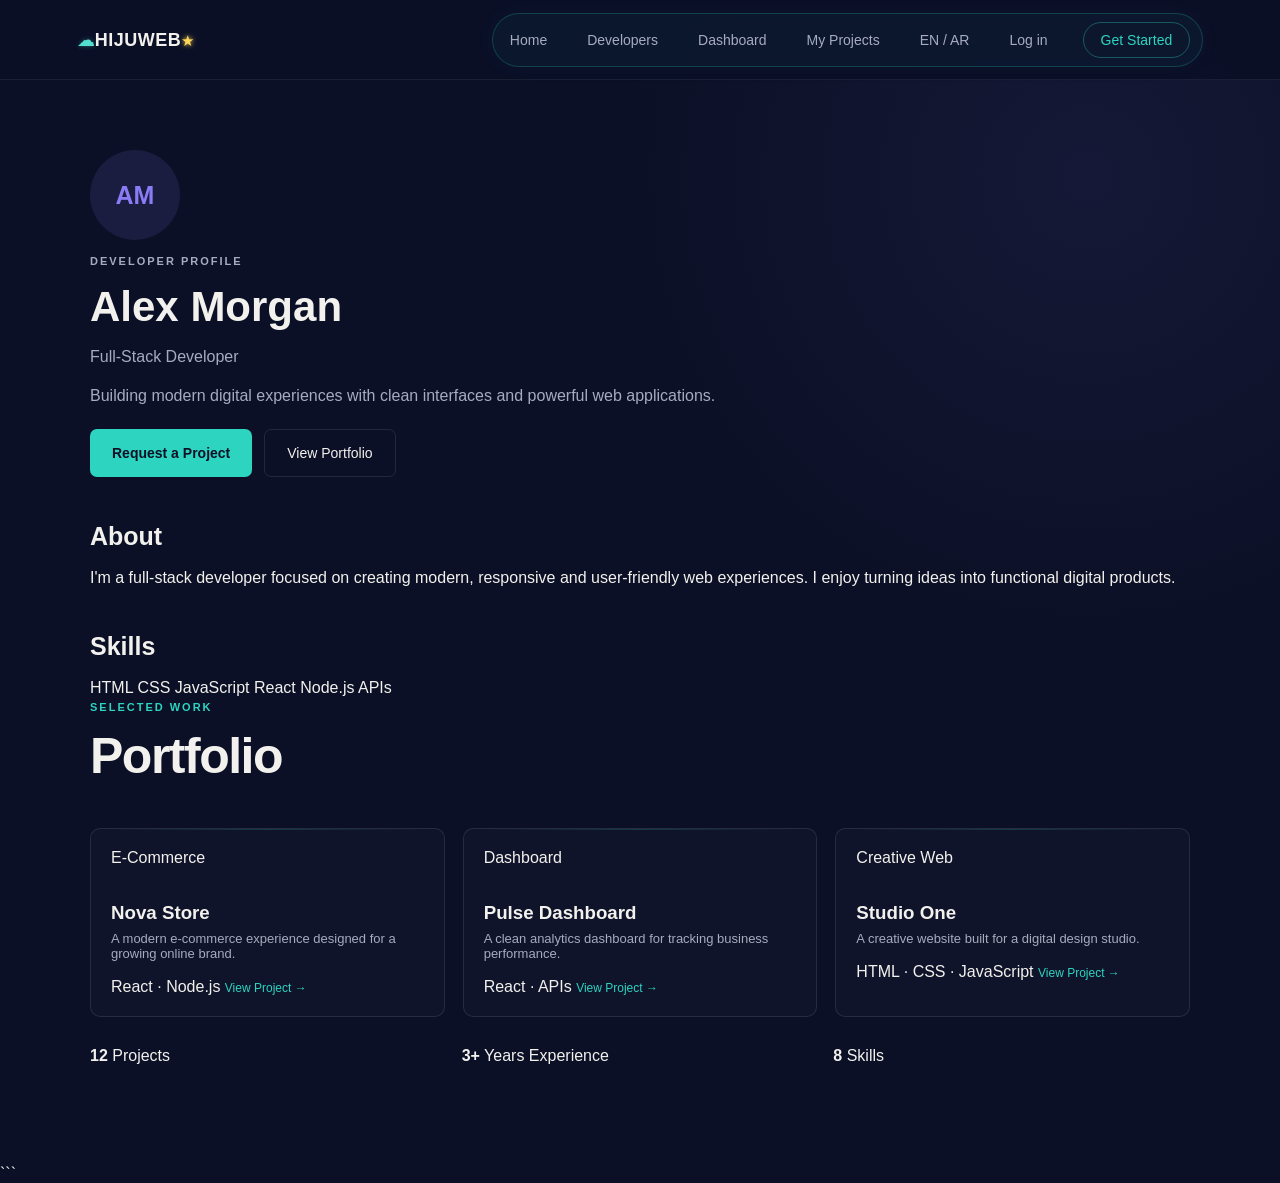
<file: profile.html>
<!DOCTYPE html>
<html lang="en">

<head>
    <meta charset="UTF-8">
    <meta name="viewport" content="width=device-width, initial-scale=1.0">

    <title>HIJUWEB — Alex Morgan</title>

    <link rel="stylesheet" href="css/style.css">
</head>

<body>

    <!-- Navigation -->
    <nav class="navbar">

    <a href="index.html" class="logo">

    <span class="logo-cloud">☁</span>

    <span class="logo-text">HIJUWEB</span>

    <span class="logo-star">★</span>

</a>

    <div class="nav-links">

        <a href="index.html">
            Home
        </a>

        <a href="developers.html">
            Developers
        </a>

        <a href="client-dashboard.html">
            Dashboard
        </a>

        <a href="my-projects.html">
            My Projects
        </a>

        <a href="#">
            EN / AR
        </a>

        <a href="login.html">
            Log in
        </a>

        <a href="get-started.html" class="nav-button">
            Get Started
        </a>

    </div>

</nav>


    <!-- Developer Profile -->

    <main class="profile-page">

        <section class="profile-header">

            <div class="profile-avatar">
                AM
            </div>

            <div class="profile-main-info">

                <p class="eyebrow">
                    DEVELOPER PROFILE
                </p>

                <h1>
                    Alex Morgan
                </h1>

                <p class="profile-role">
                    Full-Stack Developer
                </p>

                <p class="profile-bio">
                    Building modern digital experiences with clean
                    interfaces and powerful web applications.
                </p>

                <div class="profile-actions">

                    <a href="request.html" class="primary-button">
    Request a Project
</a>

                    <a href="#portfolio" class="secondary-button">
                        View Portfolio
                    </a>

                </div>

            </div>

        </section>


        <!-- About & Skills -->

        <section class="profile-content">

            <div class="profile-section">

                <h2>About</h2>

                <p>
                    I'm a full-stack developer focused on creating
                    modern, responsive and user-friendly web experiences.
                    I enjoy turning ideas into functional digital products.
                </p>

            </div>


            <div class="profile-section">

                <h2>Skills</h2>

                <div class="profile-skills">

                    <span class="profile-skill">HTML</span>
                    <span class="profile-skill">CSS</span>
                    <span class="profile-skill">JavaScript</span>
                    <span class="profile-skill">React</span>
                    <span class="profile-skill">Node.js</span>
                    <span class="profile-skill">APIs</span>

                </div>

            </div>

        </section>


        <!-- Portfolio -->

        <section class="portfolio-section" id="portfolio">

            <div class="section-heading">

                <div>

                    <p class="eyebrow">
                        SELECTED WORK
                    </p>

                    <h2>
                        Portfolio
                    </h2>

                </div>

            </div>


            <div class="portfolio-grid">


                <!-- Project 1 -->

                <article class="portfolio-card">

                    <div class="portfolio-image">
                        E-Commerce
                    </div>

                    <div class="portfolio-info">

                        <h3>
                            Nova Store
                        </h3>

                        <p>
                            A modern e-commerce experience designed
                            for a growing online brand.
                        </p>

                        <span>
                            React · Node.js
                        </span>

                        <a href="#" class="portfolio-link">
                            View Project →
                        </a>

                    </div>

                </article>


                <!-- Project 2 -->

                <article class="portfolio-card">

                    <div class="portfolio-image mauve-project">
                        Dashboard
                    </div>

                    <div class="portfolio-info">

                        <h3>
                            Pulse Dashboard
                        </h3>

                        <p>
                            A clean analytics dashboard for tracking
                            business performance.
                        </p>

                        <span>
                            React · APIs
                        </span>

                        <a href="#" class="portfolio-link">
                            View Project →
                        </a>

                    </div>

                </article>


                <!-- Project 3 -->

                <article class="portfolio-card">

                    <div class="portfolio-image teal-project">
                        Creative Web
                    </div>

                    <div class="portfolio-info">

                        <h3>
                            Studio One
                        </h3>

                        <p>
                            A creative website built for a digital
                            design studio.
                        </p>

                        <span>
                            HTML · CSS · JavaScript
                        </span>

                        <a href="#" class="portfolio-link">
                            View Project →
                        </a>

                    </div>

                </article>


            </div>

        </section>


        <!-- Developer Stats -->

        <section class="profile-stats">

            <div>
                <strong>12</strong>
                <span>Projects</span>
            </div>

            <div>
                <strong>3+</strong>
                <span>Years Experience</span>
            </div>

            <div>
                <strong>8</strong>
                <span>Skills</span>
            </div>

        </section>

    </main>


</body>
</html>
```
</file>
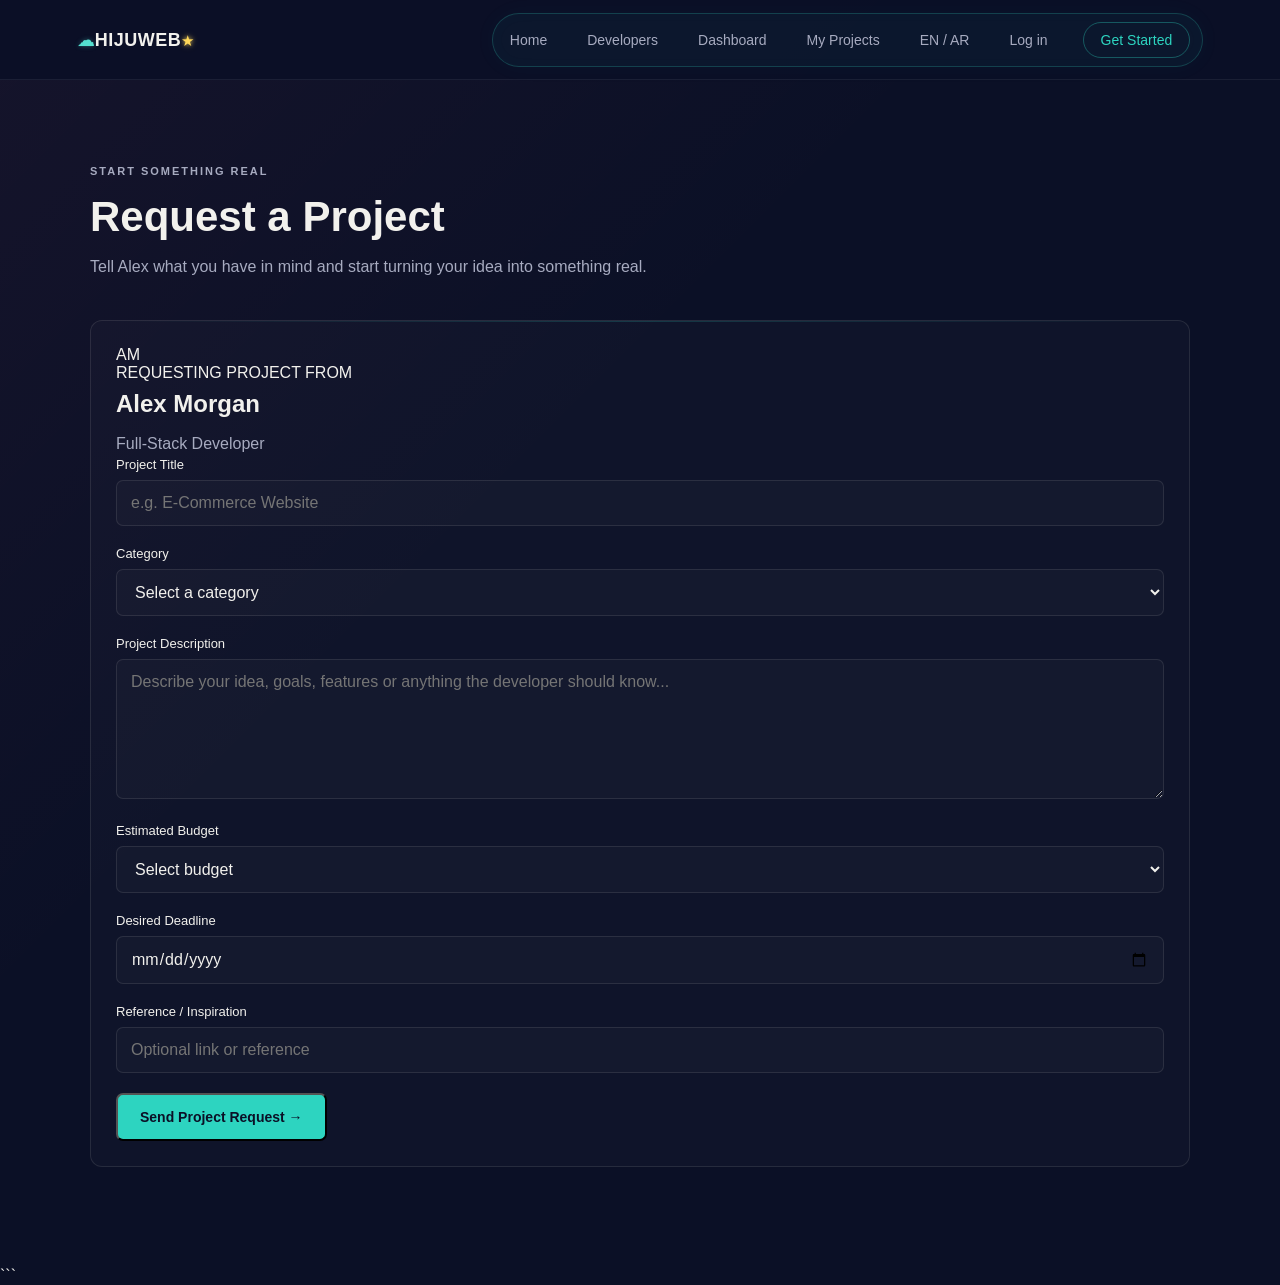
<file: request.html>
<!DOCTYPE html>
<html lang="en">

<head>
    <meta charset="UTF-8">
    <meta name="viewport" content="width=device-width, initial-scale=1.0">

    <title>HIJUWEB — Request a Project</title>

    <link rel="stylesheet" href="css/style.css">
</head>

<body>

    <!-- Navigation -->

    <nav class="navbar">

   <a href="index.html" class="logo">

    <span class="logo-cloud">☁</span>

    <span class="logo-text">HIJUWEB</span>

    <span class="logo-star">★</span>

</a>

    <div class="nav-links">

        <a href="index.html">
            Home
        </a>

        <a href="developers.html">
            Developers
        </a>

        <a href="client-dashboard.html">
            Dashboard
        </a>

        <a href="my-projects.html">
            My Projects
        </a>

        <a href="#">
            EN / AR
        </a>

        <a href="login.html">
            Log in
        </a>

        <a href="get-started.html" class="nav-button">
            Get Started
        </a>

    </div>

</nav>


    <!-- Request Project -->

    <main class="request-page">

        <div class="request-header">

            <p class="eyebrow">
                START SOMETHING REAL
            </p>

            <h1>
                Request a Project
            </h1>

            <p>
                Tell Alex what you have in mind and start
                turning your idea into something real.
            </p>

        </div>


        <section class="request-card">

            <div class="selected-developer">

                <div class="request-avatar">
                    AM
                </div>

                <div>
                    <span>REQUESTING PROJECT FROM</span>

                    <h2>
                        Alex Morgan
                    </h2>

                    <p>
                        Full-Stack Developer
                    </p>
                </div>

            </div>


            <form id="projectRequestForm">

                <div class="form-group">

                    <label for="projectTitle">
                        Project Title
                    </label>

                    <input
                        type="text"
                        id="projectTitle"
                        placeholder="e.g. E-Commerce Website"
                        required
                    >

                </div>


                <div class="form-group">

                    <label for="projectCategory">
                        Category
                    </label>

                    <select id="projectCategory" required>

                        <option value="">
                            Select a category
                        </option>

                        <option value="E-Commerce">
                            E-Commerce
                        </option>

                        <option value="Business">
                            Business
                        </option>

                        <option value="Portfolio">
                            Portfolio
                        </option>

                        <option value="Education">
                            Education
                        </option>

                        <option value="Technology">
                            Technology
                        </option>

                        <option value="Entertainment">
                            Entertainment
                        </option>

                    </select>

                </div>


                <div class="form-group">

                    <label for="projectDescription">
                        Project Description
                    </label>

                    <textarea
                        id="projectDescription"
                        rows="6"
                        placeholder="Describe your idea, goals, features or anything the developer should know..."
                        required
                    ></textarea>

                </div>


                <div class="form-row">

                    <div class="form-group">

                        <label for="projectBudget">
                            Estimated Budget
                        </label>

                        <select id="projectBudget">

                            <option value="">
                                Select budget
                            </option>

                            <option>
                                Under $500
                            </option>

                            <option>
                                $500 – $1,000
                            </option>

                            <option>
                                $1,000 – $2,500
                            </option>

                            <option>
                                $2,500+
                            </option>

                        </select>

                    </div>


                    <div class="form-group">

                        <label for="projectDeadline">
                            Desired Deadline
                        </label>

                        <input
                            type="date"
                            id="projectDeadline"
                        >

                    </div>

                </div>


                <div class="form-group">

                    <label for="projectReference">
                        Reference / Inspiration
                    </label>

                    <input
                        type="text"
                        id="projectReference"
                        placeholder="Optional link or reference"
                    >

                </div>


                <button
                    type="submit"
                    class="primary-button request-submit"
                >
                    Send Project Request →
                </button>

            </form>

        </section>

    </main>


    <script>

        const form = document.getElementById("projectRequestForm");

        form.addEventListener("submit", function(event) {

            event.preventDefault();

            const project = {

                title: document.getElementById("projectTitle").value,

                category: document.getElementById("projectCategory").value,

                description: document.getElementById("projectDescription").value,

                budget: document.getElementById("projectBudget").value,

                deadline: document.getElementById("projectDeadline").value,

                reference: document.getElementById("projectReference").value,

                developer: "Alex Morgan"

            };


            const projects =
                JSON.parse(localStorage.getItem("hijuwebProjects")) || [];


            projects.push(project);


            localStorage.setItem(
                "hijuwebProjects",
                JSON.stringify(projects)
            );


            window.location.href = "my-projects.html";

        });

    </script>

</body>
</html>
```
</file>
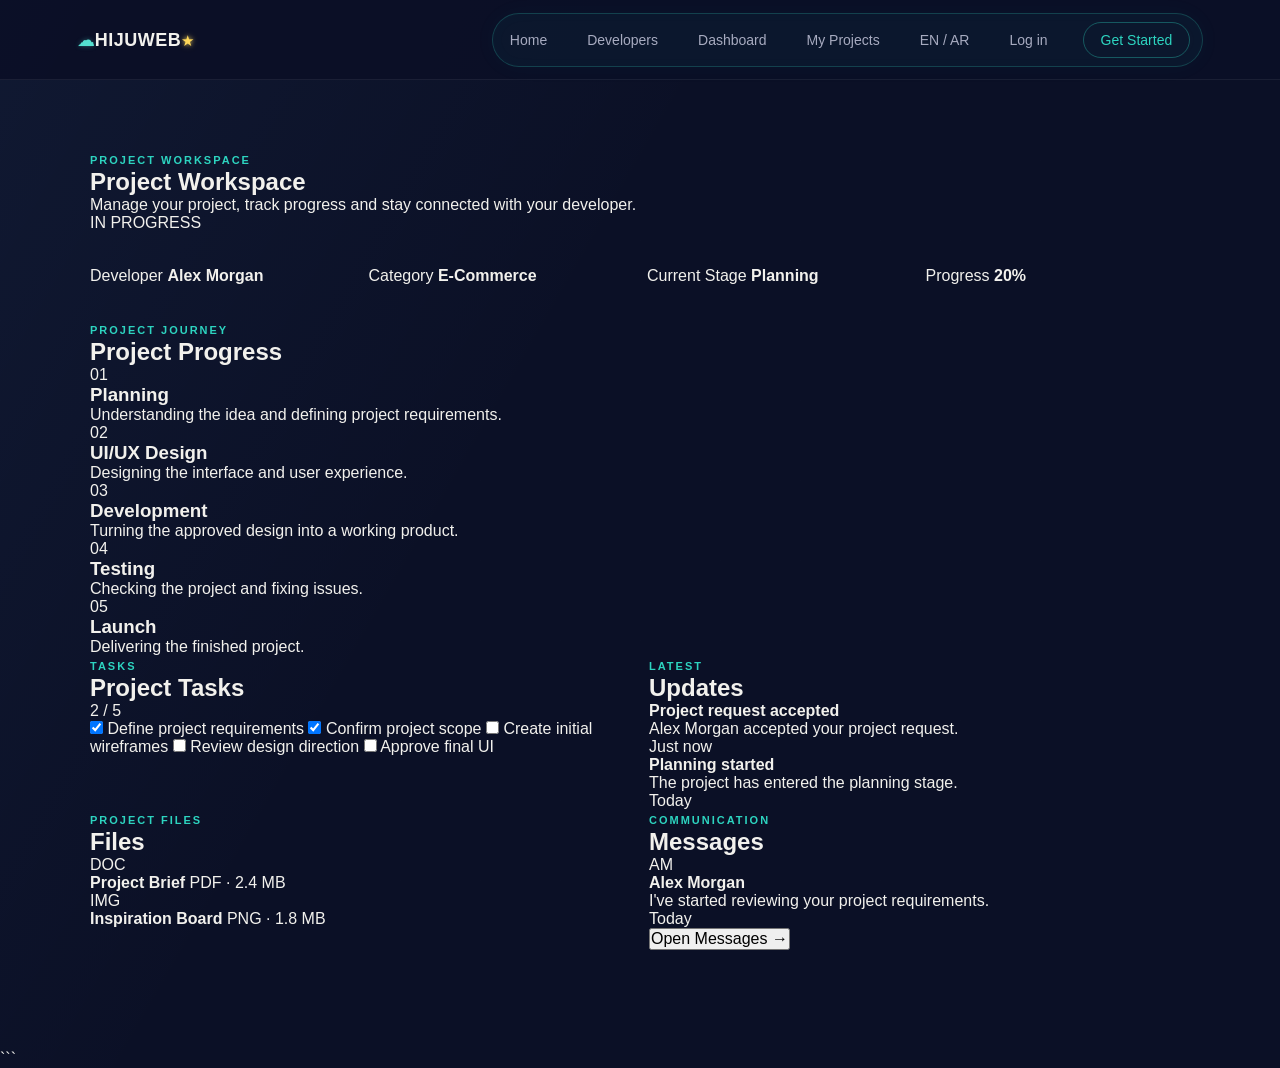
<file: workspace.html>
<!DOCTYPE html>
<html lang="en">

<head>
    <meta charset="UTF-8">
    <meta name="viewport" content="width=device-width, initial-scale=1.0">

    <title>HIJUWEB — Project Workspace</title>

    <link rel="stylesheet" href="css/style.css">
</head>

<body>

    <!-- Navigation -->

    <nav class="navbar">

   <a href="index.html" class="logo">

    <span class="logo-cloud">☁</span>

    <span class="logo-text">HIJUWEB</span>

    <span class="logo-star">★</span>

</a>

    <div class="nav-links">

        <a href="index.html">
            Home
        </a>

        <a href="developers.html">
            Developers
        </a>

        <a href="client-dashboard.html">
            Dashboard
        </a>

        <a href="my-projects.html">
            My Projects
        </a>

        <a href="#">
            EN / AR
        </a>

        <a href="login.html">
            Log in
        </a>

        <a href="get-started.html" class="nav-button">
            Get Started
        </a>

    </div>

</nav>


    <!-- Workspace -->

    <main class="workspace-page">


        <!-- Header -->

        <section class="workspace-header">

            <div>

                <p class="eyebrow">
                    PROJECT WORKSPACE
                </p>

                <h1 id="workspaceTitle">
                    Project Workspace
                </h1>

                <p>
                    Manage your project, track progress and
                    stay connected with your developer.
                </p>

            </div>


            <div class="workspace-status">
                IN PROGRESS
            </div>

        </section>


        <!-- Project Overview -->

        <section class="workspace-overview">

            <div class="overview-item">

                <span>Developer</span>

                <strong>
                    Alex Morgan
                </strong>

            </div>


            <div class="overview-item">

                <span>Category</span>

                <strong id="workspaceCategory">
                    E-Commerce
                </strong>

            </div>


            <div class="overview-item">

                <span>Current Stage</span>

                <strong>
                    Planning
                </strong>

            </div>


            <div class="overview-item">

                <span>Progress</span>

                <strong>
                    20%
                </strong>

            </div>

        </section>


        <!-- Progress -->

        <section class="workspace-section">

            <div class="workspace-section-heading">

                <div>

                    <p class="eyebrow">
                        PROJECT JOURNEY
                    </p>

                    <h2>
                        Project Progress
                    </h2>

                </div>

            </div>


            <div class="project-timeline">

                <div class="timeline-step active">

                    <div class="timeline-number">
                        01
                    </div>

                    <h3>
                        Planning
                    </h3>

                    <p>
                        Understanding the idea and defining
                        project requirements.
                    </p>

                </div>


                <div class="timeline-step">

                    <div class="timeline-number">
                        02
                    </div>

                    <h3>
                        UI/UX Design
                    </h3>

                    <p>
                        Designing the interface and user experience.
                    </p>

                </div>


                <div class="timeline-step">

                    <div class="timeline-number">
                        03
                    </div>

                    <h3>
                        Development
                    </h3>

                    <p>
                        Turning the approved design into a
                        working product.
                    </p>

                </div>


                <div class="timeline-step">

                    <div class="timeline-number">
                        04
                    </div>

                    <h3>
                        Testing
                    </h3>

                    <p>
                        Checking the project and fixing issues.
                    </p>

                </div>


                <div class="timeline-step">

                    <div class="timeline-number">
                        05
                    </div>

                    <h3>
                        Launch
                    </h3>

                    <p>
                        Delivering the finished project.
                    </p>

                </div>

            </div>

        </section>


        <!-- Workspace Content -->

        <section class="workspace-grid">


            <!-- Tasks -->

            <div class="workspace-panel">

                <div class="panel-heading">

                    <div>

                        <p class="eyebrow">
                            TASKS
                        </p>

                        <h2>
                            Project Tasks
                        </h2>

                    </div>

                    <span>
                        2 / 5
                    </span>

                </div>


                <div class="task-list">

                    <label class="task-item">

                        <input type="checkbox" checked>

                        <span>
                            Define project requirements
                        </span>

                    </label>


                    <label class="task-item">

                        <input type="checkbox" checked>

                        <span>
                            Confirm project scope
                        </span>

                    </label>


                    <label class="task-item">

                        <input type="checkbox">

                        <span>
                            Create initial wireframes
                        </span>

                    </label>


                    <label class="task-item">

                        <input type="checkbox">

                        <span>
                            Review design direction
                        </span>

                    </label>


                    <label class="task-item">

                        <input type="checkbox">

                        <span>
                            Approve final UI
                        </span>

                    </label>

                </div>

            </div>


            <!-- Updates -->

            <div class="workspace-panel">

                <div class="panel-heading">

                    <div>

                        <p class="eyebrow">
                            LATEST
                        </p>

                        <h2>
                            Updates
                        </h2>

                    </div>

                </div>


                <div class="update-item">

                    <div class="update-dot"></div>

                    <div>

                        <strong>
                            Project request accepted
                        </strong>

                        <p>
                            Alex Morgan accepted your project request.
                        </p>

                        <span>
                            Just now
                        </span>

                    </div>

                </div>


                <div class="update-item">

                    <div class="update-dot"></div>

                    <div>

                        <strong>
                            Planning started
                        </strong>

                        <p>
                            The project has entered the planning stage.
                        </p>

                        <span>
                            Today
                        </span>

                    </div>

                </div>

            </div>


        </section>


        <!-- Files & Messages -->

        <section class="workspace-grid">


            <div class="workspace-panel">

                <div class="panel-heading">

                    <div>

                        <p class="eyebrow">
                            PROJECT FILES
                        </p>

                        <h2>
                            Files
                        </h2>

                    </div>

                </div>


                <div class="file-item">

                    <div class="file-icon">
                        DOC
                    </div>

                    <div>

                        <strong>
                            Project Brief
                        </strong>

                        <span>
                            PDF · 2.4 MB
                        </span>

                    </div>

                </div>


                <div class="file-item">

                    <div class="file-icon">
                        IMG
                    </div>

                    <div>

                        <strong>
                            Inspiration Board
                        </strong>

                        <span>
                            PNG · 1.8 MB
                        </span>

                    </div>

                </div>

            </div>


            <div class="workspace-panel">

                <div class="panel-heading">

                    <div>

                        <p class="eyebrow">
                            COMMUNICATION
                        </p>

                        <h2>
                            Messages
                        </h2>

                    </div>

                </div>


                <div class="message-preview">

                    <div class="message-avatar">
                        AM
                    </div>

                    <div>

                        <strong>
                            Alex Morgan
                        </strong>

                        <p>
                            I've started reviewing your project requirements.
                        </p>

                        <span>
                            Today
                        </span>

                    </div>

                </div>


                <button class="workspace-message-button">
                    Open Messages →
                </button>

            </div>


        </section>


    </main>

</body>
</html>
```
</file>
<file: css/style.css>
/* =========================================================
   HIJUWEB — GLOBAL
   ========================================================= */

:root {
    --deep-navy: #0B1026;
    --off-white: #F2F1ED;
    --mauve: #8B7CF6;
    --teal: #2DD4C0;
    --muted: #A7ABC0;
    --pink: #FF6B9A;
    --yellow: #FFD85A;
    --blue: #69AFFF;

    --border: rgba(242, 241, 237, 0.10);
    --soft-border: rgba(139, 124, 246, 0.18);
}

* {
    box-sizing: border-box;
    margin: 0;
    padding: 0;
}

html {
    scroll-behavior: smooth;
}

body {
    min-height: 100vh;
    background: var(--deep-navy);
    color: var(--off-white);
    font-family: "Space Grotesk", Arial, sans-serif;
}

a {
    color: inherit;
    text-decoration: none;
}

button,
input,
textarea,
select {
    font: inherit;
}


/* =========================================================
   NAVBAR
   ========================================================= */

.navbar {
    width: 100%;
    min-height: 80px;
    padding: 0 7%;
    display: flex;
    align-items: center;
    justify-content: space-between;
    border-bottom: 1px solid rgba(242, 241, 237, 0.07);
    position: relative;
    z-index: 20;
    background: rgba(11, 16, 38, 0.92);
}

.logo {
    position: relative;
    display: inline-flex;
    align-items: center;
    width: 120px;
    height: 32px;
    text-decoration: none;
    color: var(--off-white);
}

.logo-cloud {
    position: absolute;
    left: 0;
    top: 50%;
    transform: translateY(-50%);
    color: #54E0D0;
    font-size: 18px;
    line-height: 1;
    z-index: 3;
    text-shadow: 0 0 5px rgba(84, 224, 208, 0.35);
}

.logo-text {
    position: absolute;
    left: 18px;
    top: 50%;
    transform: translateY(-50%);
    color: var(--off-white);
    font-weight: 700;
    letter-spacing: 0.5px;
    font-size: 18px;
    white-space: nowrap;
    z-index: 2;
}

.logo-star {
    position: absolute;
    left: 104px;
    top: 50%;
    transform: translateY(-50%);
    color: #FFD85A;
    font-size: 15px;
    line-height: 1;
    z-index: 4;
    animation: starTravel 3s ease-in-out infinite;
    text-shadow:
        0 0 4px rgba(255, 216, 90, 0.8),
        0 0 8px rgba(255, 216, 90, 0.3);
}

@keyframes starTravel {
    0% {
        left: 104px;
    }

    15% {
        left: 104px;
    }

    45% {
        left: 0;
    }

    55% {
        left: 0;
    }

    82% {
        left: 104px;
    }

    100% {
        left: 104px;
    }
}

.nav-links {
    display: flex;
    align-items: center;
    gap: 28px;
}

.nav-links a {
    color: var(--muted);
    font-size: 14px;
    transition: color 0.25s ease;
}

.nav-links a:hover,
.nav-links a.active {
    color: var(--off-white);
}

.nav-button {
    padding: 11px 18px;
    border: 1px solid rgba(45, 212, 192, 0.35);
    color: var(--teal) !important;
    border-radius: 7px;
}

.nav-button:hover {
    background: rgba(45, 212, 192, 0.08);
}


/* =========================================================
   HOMEPAGE — STATIC BACKGROUND
   ========================================================= */

.home-page {
    position: relative;
    overflow-x: hidden;
}

.background-stars {
    position: fixed;
    inset: 0;
    pointer-events: none;
    z-index: -5;

    background-image:
        radial-gradient(circle at 8% 17%, rgba(255, 216, 90, 0.9) 0 1px, transparent 1.8px),
        radial-gradient(circle at 18% 72%, rgba(139, 124, 246, 0.75) 0 1px, transparent 1.8px),
        radial-gradient(circle at 31% 29%, rgba(45, 212, 192, 0.75) 0 1px, transparent 1.8px),
        radial-gradient(circle at 43% 82%, rgba(255, 107, 154, 0.7) 0 1px, transparent 1.8px),
        radial-gradient(circle at 57% 16%, rgba(255, 216, 90, 0.7) 0 1px, transparent 1.8px),
        radial-gradient(circle at 69% 61%, rgba(105, 175, 255, 0.7) 0 1px, transparent 1.8px),
        radial-gradient(circle at 82% 24%, rgba(139, 124, 246, 0.8) 0 1px, transparent 1.8px),
        radial-gradient(circle at 91% 76%, rgba(45, 212, 192, 0.65) 0 1px, transparent 1.8px),
        radial-gradient(circle at 74% 88%, rgba(255, 107, 154, 0.65) 0 1px, transparent 1.8px),
        radial-gradient(circle at 5% 91%, rgba(105, 175, 255, 0.65) 0 1px, transparent 1.8px);
}


/* =========================================================
   STATIC HORIZONTAL GLITCH LINES
   ========================================================= */

.background-glitch {
    position: fixed;
    inset: 0;
    pointer-events: none;
    overflow: hidden;
    z-index: -4;
}

.glitch-line {
    position: absolute;
    height: 2px;
    border-radius: 20px;
    opacity: 0.30;
    box-shadow: 0 0 5px currentColor;
}

/* varied lengths + colors */

.line-1 {
    top: 13%;
    left: 4%;
    width: 105px;
    color: var(--mauve);
    background: var(--mauve);
}

.line-2 {
    top: 18%;
    left: 22%;
    width: 48px;
    color: var(--teal);
    background: var(--teal);
}

.line-3 {
    top: 23%;
    left: 69%;
    width: 145px;
    color: var(--pink);
    background: var(--pink);
}

.line-4 {
    top: 29%;
    left: 12%;
    width: 72px;
    color: var(--yellow);
    background: var(--yellow);
}

.line-5 {
    top: 35%;
    left: 82%;
    width: 90px;
    color: var(--blue);
    background: var(--blue);
}

.line-6 {
    top: 41%;
    left: 4%;
    width: 155px;
    color: var(--pink);
    background: var(--pink);
}

.line-7 {
    top: 47%;
    left: 63%;
    width: 60px;
    color: var(--mauve);
    background: var(--mauve);
}

.line-8 {
    top: 52%;
    left: 20%;
    width: 125px;
    color: var(--teal);
    background: var(--teal);
}

.line-9 {
    top: 58%;
    left: 88%;
    width: 50px;
    color: var(--yellow);
    background: var(--yellow);
}

.line-10 {
    top: 64%;
    left: 7%;
    width: 82px;
    color: var(--blue);
    background: var(--blue);
}

.line-11 {
    top: 70%;
    left: 48%;
    width: 155px;
    color: var(--pink);
    background: var(--pink);
}

.line-12 {
    top: 76%;
    left: 79%;
    width: 72px;
    color: var(--mauve);
    background: var(--mauve);
}

.line-13 {
    top: 82%;
    left: 28%;
    width: 112px;
    color: var(--yellow);
    background: var(--yellow);
}

.line-14 {
    top: 88%;
    left: 61%;
    width: 58px;
    color: var(--teal);
    background: var(--teal);
}

.line-15 {
    top: 94%;
    left: 10%;
    width: 135px;
    color: var(--pink);
    background: var(--pink);
}


/* =========================================================
   HERO
   ========================================================= */

.hero {
    min-height: 680px;
    width: min(1200px, 90%);
    margin: 0 auto;
    display: grid;
    grid-template-columns: 0.9fr 1.1fr;
    align-items: center;
    gap: 60px;
    padding: 90px 0 80px;
}

.hero-content {
    position: relative;
    z-index: 2;
}

.eyebrow,
.section-label {
    display: inline-block;
    color: var(--teal);
    font-size: 11px;
    font-weight: 700;
    letter-spacing: 2px;
}

.hero h1 {
    margin-top: 22px;
    font-size: clamp(52px, 6vw, 82px);
    line-height: 0.98;
    letter-spacing: -3px;
    font-weight: 700;
}

.hero h1 span {
    color: var(--mauve);
}

.hero-content p {
    max-width: 510px;
    margin-top: 28px;
    color: var(--muted);
    line-height: 1.8;
    font-size: 16px;
}

.hero-buttons {
    display: flex;
    gap: 14px;
    margin-top: 34px;
}

.primary-button,
.secondary-button {
    display: inline-flex;
    align-items: center;
    justify-content: center;
    min-height: 48px;
    padding: 0 22px;
    border-radius: 7px;
    font-size: 14px;
    transition: 0.25s ease;
}

.primary-button {
    background: var(--teal);
    color: var(--deep-navy);
    font-weight: 700;
}

.primary-button:hover {
    transform: translateY(-2px);
    box-shadow: 0 10px 30px rgba(45, 212, 192, 0.18);
}

.secondary-button {
    border: 1px solid var(--border);
    color: var(--off-white);
}

.secondary-button:hover {
    border-color: var(--mauve);
    color: var(--mauve);
}


/* =========================================================
   HERO VISUAL
   ========================================================= */

.hero-visual {
    position: relative;
    min-height: 440px;
    display: flex;
    align-items: center;
    justify-content: center;
}

.visual-card {
    position: absolute;
    width: 230px;
    min-height: 105px;
    padding: 20px;
    display: flex;
    align-items: center;
    gap: 16px;
    border: 1px solid rgba(242, 241, 237, 0.11);
    border-radius: 12px;
    background: rgba(15, 21, 48, 0.92);
    backdrop-filter: blur(8px);
    box-shadow: 0 20px 60px rgba(0, 0, 0, 0.25);
}

.card-star {
    left: 3%;
    top: 12%;
}

.card-cloud {
    left: 16%;
    bottom: 12%;
}

.visual-icon {
    width: 54px;
    height: 54px;
    display: flex;
    align-items: center;
    justify-content: center;
    border-radius: 12px;
    font-size: 27px;
}

.star-icon {
    color: var(--yellow);
    background: rgba(255, 216, 90, 0.08);
    border: 1px solid rgba(255, 216, 90, 0.2);
}

.cloud-icon {
    color: var(--teal);
    background: rgba(45, 212, 192, 0.08);
    border: 1px solid rgba(45, 212, 192, 0.2);
}

.visual-label {
    display: block;
    margin-bottom: 6px;
    color: var(--muted);
    font-size: 9px;
    letter-spacing: 1.5px;
}

.visual-card strong {
    font-size: 16px;
}


/* =========================================================
   REAL WEB — SMALLER RESULT
   ========================================================= */

.visual-result {
    position: absolute;
    right: 0;
    top: 50%;
    transform: translateY(-50%);
    width: 245px;
}

.result-window {
    width: 100%;
    overflow: hidden;
    border: 1px solid rgba(45, 212, 192, 0.24);
    border-radius: 10px;
    background: #111833;
    box-shadow:
        0 25px 70px rgba(0, 0, 0, 0.35),
        0 0 35px rgba(45, 212, 192, 0.06);
}

.window-top {
    height: 27px;
    padding: 0 9px;
    display: flex;
    align-items: center;
    gap: 8px;
    border-bottom: 1px solid rgba(255, 255, 255, 0.07);
    background: #171e3c;
}

.window-dots {
    display: flex;
    gap: 4px;
}

.window-dots span {
    width: 5px;
    height: 5px;
    border-radius: 50%;
    background: #666b82;
}

.window-address {
    flex: 1;
    text-align: center;
    color: #737991;
    font-size: 7px;
}

.window-signal {
    color: var(--teal);
    font-size: 5px;
}

.window-content {
    padding: 12px;
}

.mini-nav {
    display: flex;
    align-items: center;
    justify-content: space-between;
}

.mini-nav strong {
    font-size: 8px;
    letter-spacing: 0.5px;
}

.mini-nav-links {
    display: flex;
    gap: 5px;
}

.mini-nav-links span {
    width: 18px;
    height: 2px;
    border-radius: 5px;
    background: #454c68;
}

.mini-hero {
    min-height: 125px;
    margin-top: 14px;
    padding: 10px;
    display: flex;
    align-items: center;
    justify-content: space-between;
    border: 1px solid rgba(139, 124, 246, 0.12);
    border-radius: 7px;
    background:
        radial-gradient(circle at 80% 45%, rgba(45, 212, 192, 0.09), transparent 35%),
        rgba(139, 124, 246, 0.035);
}

.mini-eyebrow {
    color: var(--teal);
    font-size: 5px;
    letter-spacing: 1px;
}

.mini-title {
    margin-top: 4px;
    font-size: 13px;
    line-height: 1;
    font-weight: 700;
}

.mini-title.accent {
    color: var(--mauve);
}

.mini-description {
    margin-top: 7px;
    color: #777e96;
    font-size: 5px;
}

.mini-button {
    width: fit-content;
    margin-top: 9px;
    padding: 4px 7px;
    border-radius: 3px;
    background: var(--teal);
    color: var(--deep-navy);
    font-size: 5px;
    font-weight: 700;
}

.mini-orbit {
    position: relative;
    width: 75px;
    height: 75px;
}

.orbit-star {
    position: absolute;
    left: 32px;
    top: 27px;
    color: var(--yellow);
    font-size: 13px;
    z-index: 2;
}

.orbit-cloud {
    position: absolute;
    right: 3px;
    bottom: 9px;
    color: var(--teal);
    font-size: 12px;
    z-index: 2;
}

.orbit-ring {
    position: absolute;
    border: 1px solid rgba(139, 124, 246, 0.45);
    border-radius: 50%;
}

.ring-one {
    width: 64px;
    height: 28px;
    left: 5px;
    top: 23px;
    transform: rotate(25deg);
}

.ring-two {
    width: 42px;
    height: 64px;
    left: 16px;
    top: 5px;
    transform: rotate(-25deg);
}

.mini-cards {
    display: grid;
    grid-template-columns: repeat(3, 1fr);
    gap: 6px;
    margin-top: 8px;
}

.mini-card {
    min-height: 43px;
    padding: 7px;
    display: flex;
    flex-direction: column;
    justify-content: space-between;
    border: 1px solid rgba(255, 255, 255, 0.06);
    border-radius: 5px;
    background: rgba(255, 255, 255, 0.02);
}

.mini-card span {
    color: var(--pink);
    font-size: 9px;
}

.mini-card small {
    color: #737991;
    font-size: 5px;
    letter-spacing: 0.5px;
}

.mini-footer {
    display: flex;
    gap: 5px;
    margin-top: 9px;
}

.mini-footer span {
    height: 2px;
    border-radius: 4px;
    background: #303753;
}

.mini-footer span:nth-child(1) {
    width: 40%;
}

.mini-footer span:nth-child(2) {
    width: 20%;
}

.mini-footer span:nth-child(3) {
    width: 30%;
}

.result-label {
    display: flex;
    align-items: center;
    justify-content: center;
    gap: 7px;
    margin-top: 12px;
    color: var(--muted);
    font-size: 8px;
    letter-spacing: 1.3px;
}

.result-dot {
    width: 5px;
    height: 5px;
    border-radius: 50%;
    background: var(--teal);
    box-shadow: 0 0 7px rgba(45, 212, 192, 0.7);
}


/* =========================================================
   HOW IT WORKS
   ========================================================= */

.how-it-works {
    width: min(1100px, 90%);
    margin: 0 auto;
    padding: 70px 0 120px;
}

.section-heading {
    margin-bottom: 45px;
}

.section-heading h2 {
    margin-top: 15px;
    font-size: clamp(34px, 4vw, 50px);
    line-height: 1.05;
    letter-spacing: -1.5px;
}

.steps {
    display: grid;
    grid-template-columns: repeat(3, 1fr);
    gap: 20px;
}

.step-card {
    position: relative;
    min-height: 260px;
    padding: 28px;
    border: 1px solid var(--border);
    border-radius: 12px;
    background: rgba(255, 255, 255, 0.018);
}

.step-number {
    color: var(--muted);
    font-size: 10px;
    letter-spacing: 1px;
}

.step-icon {
    margin-top: 25px;
    color: var(--teal);
    font-size: 22px;
}

.step-card h3 {
    margin-top: 20px;
    font-size: 18px;
}

.step-card p {
    margin-top: 12px;
    color: var(--muted);
    line-height: 1.7;
    font-size: 14px;
}


/* =========================================================
   GENERAL PAGE STYLES
   ========================================================= */

.page-container,
.developers-page,
.profile-page,
.request-page,
.projects-page,
.workspace-page,
.client-dashboard,
.dashboard-page,
.get-started-page,
.login-page {
    width: min(1100px, 90%);
    margin: 0 auto;
    padding: 70px 0 100px;
}

.page-header,
.developers-header,
.profile-header,
.request-header {
    margin-bottom: 40px;
}

.page-header h1,
.developers-header h1,
.profile-header h1,
.request-header h1 {
    margin-top: 12px;
    font-size: 42px;
}

.page-header p,
.developers-header p,
.profile-header p,
.request-header p {
    margin-top: 12px;
    color: var(--muted);
    line-height: 1.7;
}


/* =========================================================
   DEVELOPERS
   ========================================================= */

.developers-page {
    text-align: center;
}

.developers-header {
    max-width: 700px;
    margin-left: auto;
    margin-right: auto;
}

.search-container {
    max-width: 620px;
    margin: 0 auto 25px;
}

.search-input {
    width: 100%;
    height: 52px;
    padding: 0 18px;
    border: 1px solid var(--border);
    border-radius: 8px;
    outline: none;
    background: rgba(255,255,255,0.03);
    color: var(--off-white);
}

.search-input:focus {
    border-color: rgba(45, 212, 192, 0.5);
}

.filter-buttons {
    display: flex;
    justify-content: center;
    flex-wrap: wrap;
    gap: 10px;
    margin-bottom: 35px;
}

.filter-button {
    padding: 9px 16px;
    border: 1px solid var(--border);
    border-radius: 20px;
    background: transparent;
    color: var(--muted);
    cursor: pointer;
}

.filter-button:hover,
.filter-button.active {
    color: var(--teal);
    border-color: rgba(45, 212, 192, 0.4);
}

.developer-grid {
    display: grid;
    grid-template-columns: repeat(2, 1fr);
    gap: 20px;
    text-align: left;
}

.developer-card {
    padding: 25px;
    display: flex;
    flex-direction: column;
    border: 1px solid var(--border);
    border-radius: 12px;
    background: rgba(255,255,255,0.02);
}

.developer-avatar {
    width: 58px;
    height: 58px;
    display: flex;
    align-items: center;
    justify-content: center;
    border-radius: 50%;
    margin-bottom: 18px;
    font-weight: 700;
}

.mauve-avatar {
    background: rgba(139,124,246,0.15);
    color: var(--mauve);
}

.teal-avatar {
    background: rgba(45,212,192,0.15);
    color: var(--teal);
}

.orange-avatar {
    background: rgba(255,170,90,0.15);
    color: #FFAA5A;
}

.blue-avatar {
    background: rgba(105,175,255,0.15);
    color: var(--blue);
}

.brown-avatar {
    background: rgba(180,135,95,0.15);
    color: #C49568;
}

.red-avatar {
    background: rgba(255,107,120,0.15);
    color: #FF6B78;
}

.cyan-avatar {
    background: rgba(45,212,192,0.15);
    color: var(--teal);
}

.developer-card h2 {
    font-size: 20px;
}

.developer-role {
    margin-top: 5px;
    color: var(--teal);
    font-size: 13px;
}

.developer-card p {
    margin-top: 14px;
    color: var(--muted);
    line-height: 1.6;
    font-size: 14px;
}

.skill-tags {
    display: flex;
    flex-wrap: wrap;
    gap: 7px;
    margin-top: 16px;
}

.skill-tag,
.skill-pill {
    padding: 6px 10px;
    border-radius: 20px;
    background: rgba(139,124,246,0.08);
    color: var(--mauve);
    font-size: 11px;
}

.developer-link {
    margin-top: 20px;
    color: var(--off-white);
    font-size: 13px;
}

.developer-link:hover {
    color: var(--teal);
}


/* =========================================================
   PROFILE
   ========================================================= */

.profile-top {
    display: flex;
    align-items: center;
    gap: 25px;
    margin-bottom: 45px;
}

.profile-avatar {
    width: 90px;
    height: 90px;
    display: flex;
    align-items: center;
    justify-content: center;
    border-radius: 50%;
    background: rgba(139,124,246,0.12);
    color: var(--mauve);
    font-size: 25px;
    font-weight: 700;
}

.profile-actions {
    display: flex;
    gap: 12px;
    margin-top: 20px;
}

.profile-section {
    margin-top: 45px;
}

.profile-section h2 {
    margin-bottom: 18px;
    font-size: 25px;
}

.portfolio-grid {
    display: grid;
    grid-template-columns: repeat(3, 1fr);
    gap: 18px;
}

.portfolio-card {
    padding: 20px;
    min-height: 180px;
    border: 1px solid var(--border);
    border-radius: 10px;
    background: rgba(255,255,255,0.02);
}

.portfolio-card h3 {
    margin-top: 35px;
}

.portfolio-card p {
    margin-top: 7px;
    color: var(--muted);
    font-size: 13px;
}

.portfolio-card a {
    display: inline-block;
    margin-top: 20px;
    color: var(--teal);
    font-size: 12px;
}

.profile-stats {
    display: grid;
    grid-template-columns: repeat(3, 1fr);
    gap: 15px;
    margin-top: 30px;
}

.stat-card {
    padding: 22px;
    text-align: center;
    border: 1px solid var(--border);
    border-radius: 10px;
}

.stat-card strong {
    display: block;
    font-size: 28px;
}

.stat-card span {
    color: var(--muted);
    font-size: 12px;
}


/* =========================================================
   FORMS
   ========================================================= */

.form-card {
    max-width: 760px;
    margin: 0 auto;
    padding: 32px;
    border: 1px solid var(--border);
    border-radius: 12px;
    background: rgba(255,255,255,0.02);
}

.form-group {
    margin-bottom: 20px;
}

.form-group label {
    display: block;
    margin-bottom: 8px;
    color: var(--off-white);
    font-size: 13px;
}

.form-group input,
.form-group textarea,
.form-group select {
    width: 100%;
    padding: 13px 14px;
    border: 1px solid var(--border);
    border-radius: 7px;
    outline: none;
    background: rgba(255,255,255,0.025);
    color: var(--off-white);
}

.form-group textarea {
    min-height: 140px;
    resize: vertical;
}

.form-group input:focus,
.form-group textarea:focus,
.form-group select:focus {
    border-color: rgba(45,212,192,0.45);
}


/* =========================================================
   PROJECTS
   ========================================================= */

.project-list {
    display: grid;
    gap: 18px;
}

.project-card,
.request-card,
.dashboard-card,
.dashboard-project,
.workspace-card {
    padding: 25px;
    border: 1px solid var(--border);
    border-radius: 12px;
    background: rgba(255,255,255,0.02);
}

.project-card h2,
.request-card h2 {
    margin-top: 8px;
}

.project-card p,
.request-card p {
    margin-top: 12px;
    color: var(--muted);
    line-height: 1.7;
}

.project-meta {
    display: flex;
    flex-wrap: wrap;
    gap: 20px;
    margin-top: 18px;
    color: var(--muted);
    font-size: 12px;
}

.project-status,
.status-badge {
    display: inline-block;
    padding: 6px 10px;
    border-radius: 20px;
    color: var(--teal);
    background: rgba(45,212,192,0.08);
    font-size: 10px;
    letter-spacing: 0.5px;
}


/* =========================================================
   WORKSPACE
   ========================================================= */

.workspace-header {
    margin-bottom: 35px;
}

.workspace-overview {
    display: grid;
    grid-template-columns: repeat(4, 1fr);
    gap: 14px;
    margin-bottom: 35px;
}

.workspace-overview-card {
    padding: 18px;
    border: 1px solid var(--border);
    border-radius: 9px;
}

.workspace-overview-card span {
    display: block;
    color: var(--muted);
    font-size: 11px;
}

.workspace-overview-card strong {
    display: block;
    margin-top: 7px;
}

.workspace-grid {
    display: grid;
    grid-template-columns: 1fr 1fr;
    gap: 18px;
}

.workspace-card h2 {
    font-size: 18px;
    margin-bottom: 18px;
}

.workspace-list {
    display: grid;
    gap: 12px;
}

.workspace-list-item {
    padding: 12px;
    border-radius: 7px;
    background: rgba(255,255,255,0.025);
    color: var(--muted);
    font-size: 13px;
}

.workspace-list-item.done {
    color: var(--teal);
}


/* =========================================================
   DASHBOARD
   ========================================================= */

.dashboard-page,
.client-dashboard {
    max-width: 1100px;
    margin: 0 auto;
    padding: 80px 24px;
}

.dashboard-header {
    max-width: 760px;
    margin: 0 auto 45px;
    text-align: center;
}

.dashboard-header h1 {
    margin-top: 12px;
    font-size: 42px;
}

.dashboard-header p {
    margin-top: 12px;
    color: var(--muted);
    line-height: 1.7;
}

.dashboard-stats {
    width: 100%;
    max-width: 1100px;
    margin: 0 auto 35px;
    display: grid;
    grid-template-columns: repeat(3, 1fr);
    gap: 18px;
}

.dashboard-section {
    width: 100%;
    max-width: 1100px;
    margin: 0 auto 35px;
}

.dashboard-card,
.dashboard-project,
.dashboard-actions {
    width: 100%;
}

.dashboard-actions {
    display: grid;
    grid-template-columns: repeat(3, 1fr);
    gap: 20px;
}

.action-card {
    padding: 22px;
    border: 1px solid var(--border);
    border-radius: 10px;
    background: rgba(255,255,255,0.02);
}

.action-card h3 {
    margin-top: 12px;
}

.action-card p {
    margin-top: 8px;
    color: var(--muted);
    font-size: 13px;
}


/* =========================================================
   GET STARTED
   ========================================================= */

.get-started-page {
    text-align: center;
}

.get-started-header {
    max-width: 650px;
    margin: 0 auto 50px;
}

.get-started-header h1 {
    margin-top: 14px;
    font-size: 48px;
}

.get-started-header p {
    margin-top: 12px;
    color: var(--muted);
}

.role-selection {
    max-width: 900px;
    margin: 0 auto;
    display: grid;
    grid-template-columns: repeat(2, 1fr);
    gap: 20px;
    text-align: left;
}

.role-card,
.login-role {
    display: flex;
    gap: 20px;
    padding: 30px;
    border: 1px solid var(--border);
    border-radius: 12px;
    background: rgba(255,255,255,0.02);
    transition: 0.25s ease;
}

.role-card:hover,
.login-role:hover {
    border-color: rgba(45,212,192,0.35);
    transform: translateY(-3px);
}

.role-icon {
    flex-shrink: 0;
    width: 55px;
    height: 55px;
    display: flex;
    align-items: center;
    justify-content: center;
    border-radius: 12px;
    font-size: 23px;
}

.client-icon {
    color: var(--yellow);
    background: rgba(255,216,90,0.08);
}

.developer-icon {
    color: var(--teal);
    background: rgba(45,212,192,0.08);
}

.role-label {
    color: var(--muted);
    font-size: 10px;
    letter-spacing: 1.5px;
}

.role-content h2,
.login-role h2 {
    margin-top: 7px;
    font-size: 20px;
}

.role-content p,
.login-role p {
    margin-top: 10px;
    color: var(--muted);
    line-height: 1.6;
    font-size: 13px;
}

.role-link {
    display: inline-block;
    margin-top: 18px;
    color: var(--teal);
    font-size: 13px;
}


/* =========================================================
   LOGIN
   ========================================================= */

.login-page {
    display: flex;
    justify-content: center;
}

.login-box {
    width: min(700px, 100%);
}

.login-box h1 {
    margin-top: 13px;
    font-size: 42px;
}

.login-intro {
    margin-top: 10px;
    color: var(--muted);
}

.login-roles {
    display: grid;
    gap: 15px;
    margin-top: 35px;
}

.login-role {
    align-items: center;
}


/* =========================================================
   RESPONSIVE
   ========================================================= */

@media (max-width: 950px) {

    .navbar {
        padding: 0 4%;
    }

    .nav-links {
        gap: 14px;
    }

    .hero {
        grid-template-columns: 1fr;
        padding-top: 65px;
    }

    .hero-content {
        text-align: center;
    }

    .hero-content p {
        margin-left: auto;
        margin-right: auto;
    }

    .hero-buttons {
        justify-content: center;
    }

    .hero-visual {
        min-height: 500px;
    }

    .developer-grid,
    .portfolio-grid {
        grid-template-columns: 1fr 1fr;
    }
}

@media (max-width: 700px) {

    .navbar {
        min-height: auto;
        padding: 18px 20px;
        align-items: flex-start;
    }

    .nav-links {
        display: none;
    }

    .hero {
        width: calc(100% - 40px);
        padding: 55px 0 70px;
    }

    .hero h1 {
        font-size: 52px;
        letter-spacing: -2px;
    }

    .hero-buttons {
        flex-direction: column;
    }

    .hero-buttons a {
        width: 100%;
    }

    .hero-visual {
        min-height: 500px;
        transform: scale(0.88);
    }

    .card-star {
        left: 0;
    }

    .card-cloud {
        left: 5%;
    }

    .visual-result {
        right: -3%;
        width: 210px;
    }

    

    .steps,
    .developer-grid,
    .portfolio-grid,
    .role-selection,
    .dashboard-stats {
        grid-template-columns: 1fr;
    }

    .workspace-overview,
    .workspace-grid {
        grid-template-columns: 1fr;
    }

    .dashboard-actions {
        grid-template-columns: 1fr;
    }

    .profile-top {
        flex-direction: column;
        align-items: flex-start;
    }
}

@media (prefers-reduced-motion: reduce) {

    html {
        scroll-behavior: auto;
    }

    .logo-star {
        animation: none;
        left: 104px;
    }

    * {
        transition: none !important;
    }
}
/* Icon hover glow */
.visual-icon {
    transition: 
        transform 0.25s ease,
        box-shadow 0.25s ease,
        filter 0.25s ease;
}

.visual-icon:hover {
    transform: scale(1.08);
}

/* Client */
.star-icon:hover {
    box-shadow:
        0 0 10px rgba(255, 216, 90, 0.45),
        0 0 25px rgba(255, 216, 90, 0.25);
    filter: brightness(1.25);
}

/* Developer */
.cloud-icon:hover {
    box-shadow:
        0 0 10px rgba(45, 212, 192, 0.5),
        0 0 25px rgba(45, 212, 192, 0.25);
    filter: brightness(1.25);
}

/* How It Works icons */
.step-icon {
    transition:
        transform 0.25s ease,
        filter 0.25s ease,
        text-shadow 0.25s ease;
}

.step-icon:hover {
    transform: scale(1.12);
    filter: brightness(1.3);
    text-shadow: 0 0 12px currentColor;
}
       ⭐ CLIENT
          │
          ↓
       ☁ DEVELOPER
          │
          ↓
      REAL WEB
             ⭐ CLIENT
          ╲
           ╲
            → ☁ DEVELOPER
                       ╲
                        ╲
                         → REAL WEB
                         /* =========================================================
   HOMEPAGE — CARD HOVER
   ========================================================= */

/* Client + Developer cards */
.visual-card {
    transition:
        transform 0.3s ease,
        border-color 0.3s ease,
        box-shadow 0.3s ease,
        background 0.3s ease;
}

.visual-card:hover {
    transform: translateY(-6px);
}

/* Client hover */
.card-star:hover {
    border-color: rgba(255, 216, 90, 0.45);

    box-shadow:
        0 12px 35px rgba(0, 0, 0, 0.3),
        0 0 25px rgba(255, 216, 90, 0.13);

    background: rgba(255, 216, 90, 0.035);
}

.card-star:hover .star-icon {
    filter: brightness(1.25);
    text-shadow:
        0 0 8px rgba(255, 216, 90, 0.7),
        0 0 18px rgba(255, 216, 90, 0.3);
}


/* Developer hover */
.card-cloud:hover {
    border-color: rgba(45, 212, 192, 0.45);

    box-shadow:
        0 12px 35px rgba(0, 0, 0, 0.3),
        0 0 25px rgba(45, 212, 192, 0.13);

    background: rgba(45, 212, 192, 0.035);
}

.card-cloud:hover .cloud-icon {
    filter: brightness(1.25);
    text-shadow:
        0 0 8px rgba(45, 212, 192, 0.7),
        0 0 18px rgba(45, 212, 192, 0.3);
}


/* =========================================================
   REAL WEB HOVER
   ========================================================= */

.visual-result {
    transition:
        transform 0.35s ease,
        filter 0.35s ease;
}

.visual-result:hover {
    transform: translateY(-7px);
    filter: brightness(1.08);
}

.visual-result:hover .result-window {
    border-color: rgba(45, 212, 192, 0.5);

    box-shadow:
        0 25px 70px rgba(0, 0, 0, 0.4),
        0 0 30px rgba(45, 212, 192, 0.15),
        0 0 55px rgba(139, 124, 246, 0.08);
}

.visual-result:hover .result-label {
    color: var(--teal);
}

.visual-result:hover .result-dot {
    box-shadow:
        0 0 8px rgba(45, 212, 192, 0.9),
        0 0 18px rgba(45, 212, 192, 0.5);
}


/* =========================================================
   OTHER HOMEPAGE ICONS
   ========================================================= */

.step-card {
    transition:
        transform 0.3s ease,
        border-color 0.3s ease,
        box-shadow 0.3s ease;
}

.step-card:hover {
    transform: translateY(-5px);
    border-color: rgba(45, 212, 192, 0.28);
    box-shadow:
        0 15px 40px rgba(0, 0, 0, 0.2),
        0 0 25px rgba(45, 212, 192, 0.06);
}

.step-card:hover .step-icon {
    filter: brightness(1.3);
    text-shadow: 0 0 14px currentColor;
}
/* =========================================================
   HIJUWEB — FINAL VISUAL SYSTEM
   ========================================================= */

/* ---------- NAVBAR ---------- */

.navbar {
    padding: 0 6%;
}

.nav-links {
    gap: 30px;
    padding: 8px 12px;
    border: 1px solid rgba(45, 212, 192, 0.22);
    border-radius: 999px;
    background: rgba(45, 212, 192, 0.045);
    box-shadow:
        0 0 25px rgba(45, 212, 192, 0.035),
        inset 0 0 18px rgba(45, 212, 192, 0.02);
}

.nav-links a {
    padding: 7px 5px;
    white-space: nowrap;
}

.nav-links a:hover,
.nav-links a.active {
    color: var(--teal);
}

.nav-button {
    padding: 9px 17px !important;
    border-radius: 999px !important;
}


/* =========================================================
   GLOBAL CARDS
   ========================================================= */

.developer-card,
.project-card,
.request-card,
.dashboard-card,
.dashboard-project,
.workspace-card,
.action-card,
.portfolio-card,
.stat-card,
.form-card,
.role-card,
.login-role {
    position: relative;
    overflow: hidden;
}

.developer-card::before,
.project-card::before,
.request-card::before,
.workspace-card::before,
.portfolio-card::before {
    content: "";
    position: absolute;
    top: 0;
    left: 18px;
    right: 18px;
    height: 1px;
    background: linear-gradient(
        90deg,
        transparent,
        rgba(45, 212, 192, 0.28),
        transparent
    );
    opacity: 0.7;
}

.developer-card:hover,
.project-card:hover,
.request-card:hover,
.dashboard-card:hover,
.dashboard-project:hover,
.workspace-card:hover,
.portfolio-card:hover,
.action-card:hover,
.role-card:hover,
.login-role:hover {
    transform: translateY(-5px);
}


/* =========================================================
   DEVELOPERS — EACH DEVELOPER HAS A PERSONALITY
   ========================================================= */

/* Alex — Full Stack */
.developer-card:nth-child(1) {
    border-color: rgba(45, 212, 192, 0.18);
    background:
        radial-gradient(
            circle at 90% 10%,
            rgba(45, 212, 192, 0.08),
            transparent 38%
        ),
        rgba(255,255,255,0.02);
}

.developer-card:nth-child(1):hover {
    border-color: rgba(45, 212, 192, 0.48);
    box-shadow:
        0 18px 45px rgba(0,0,0,0.28),
        0 0 28px rgba(45,212,192,0.10);
}

.developer-card:nth-child(1) .developer-role {
    color: var(--teal);
}

.developer-card:nth-child(1) .skill-tag {
    color: var(--teal);
    background: rgba(45,212,192,0.08);
}


/* Lina — UI/UX */
.developer-card:nth-child(2) {
    border-color: rgba(139, 124, 246, 0.20);
    background:
        radial-gradient(
            circle at 90% 10%,
            rgba(139, 124, 246, 0.10),
            transparent 38%
        ),
        rgba(255,255,255,0.02);
}

.developer-card:nth-child(2):hover {
    border-color: rgba(139,124,246,0.5);
    box-shadow:
        0 18px 45px rgba(0,0,0,0.28),
        0 0 28px rgba(139,124,246,0.11);
}

.developer-card:nth-child(2) .developer-role {
    color: var(--mauve);
}

.developer-card:nth-child(2) .skill-tag {
    color: var(--mauve);
    background: rgba(139,124,246,0.09);
}


/* Noah — Front End */
.developer-card:nth-child(3) {
    border-color: rgba(105,175,255,0.20);
    background:
        radial-gradient(
            circle at 90% 10%,
            rgba(105,175,255,0.10),
            transparent 38%
        ),
        rgba(255,255,255,0.02);
}

.developer-card:nth-child(3):hover {
    border-color: rgba(105,175,255,0.5);
    box-shadow:
        0 18px 45px rgba(0,0,0,0.28),
        0 0 28px rgba(105,175,255,0.11);
}

.developer-card:nth-child(3) .developer-role {
    color: var(--blue);
}

.developer-card:nth-child(3) .skill-tag {
    color: var(--blue);
    background: rgba(105,175,255,0.09);
}


/* Maya — E-Commerce */
.developer-card:nth-child(4) {
    border-color: rgba(100,205,140,0.20);
    background:
        radial-gradient(
            circle at 90% 10%,
            rgba(100,205,140,0.10),
            transparent 38%
        ),
        rgba(255,255,255,0.02);
}

.developer-card:nth-child(4):hover {
    border-color: rgba(100,205,140,0.5);
    box-shadow:
        0 18px 45px rgba(0,0,0,0.28),
        0 0 28px rgba(100,205,140,0.11);
}

.developer-card:nth-child(4) .developer-role {
    color: #64CD8C;
}

.developer-card:nth-child(4) .skill-tag {
    color: #64CD8C;
    background: rgba(100,205,140,0.09);
}


/* =========================================================
   PAGE BACKGROUNDS
   ========================================================= */

/* Developers */
body:has(.developers-page) {
    background:
        linear-gradient(
            120deg,
            rgba(45,212,192,0.045),
            transparent 35%
        ),
        var(--deep-navy);
}

/* Profile */
body:has(.profile-page) {
    background:
        radial-gradient(
            circle at 85% 15%,
            rgba(139,124,246,0.08),
            transparent 32%
        ),
        var(--deep-navy);
}

/* Request */
body:has(.request-page) {
    background:
        linear-gradient(
            135deg,
            rgba(255,107,154,0.045),
            transparent 40%
        ),
        var(--deep-navy);
}

/* My Projects */
body:has(.projects-page) {
    background:
        radial-gradient(
            circle at 15% 20%,
            rgba(139,124,246,0.065),
            transparent 30%
        ),
        var(--deep-navy);
}

/* Workspace */
body:has(.workspace-page) {
    background:
        linear-gradient(
            120deg,
            rgba(105,175,255,0.055),
            transparent 40%
        ),
        var(--deep-navy);
}

/* Dashboard */
body:has(.dashboard-page),
body:has(.client-dashboard) {
    background:
        radial-gradient(
            circle at 80% 15%,
            rgba(45,212,192,0.07),
            transparent 30%
        ),
        var(--deep-navy);
}

/* Get Started */
body:has(.get-started-page) {
    background:
        radial-gradient(
            circle at 20% 20%,
            rgba(255,216,90,0.055),
            transparent 28%
        ),
        var(--deep-navy);
}

/* Login */
body:has(.login-page) {
    background:
        radial-gradient(
            circle at 50% 0%,
            rgba(139,124,246,0.07),
            transparent 35%
        ),
        var(--deep-navy);
}


/* =========================================================
   TECHNICAL BACKGROUND DETAIL
   ========================================================= */

body:has(
    .developers-page,
    .profile-page,
    .request-page,
    .projects-page,
    .workspace-page,
    .dashboard-page,
    .client-dashboard,
    .get-started-page,
    .login-page
)::before {
    content: "";
    position: fixed;
    inset: 0;
    pointer-events: none;
    z-index: -1;
    opacity: 0.18;
    background-image:
        linear-gradient(
            rgba(255,255,255,0.025) 1px,
            transparent 1px
        ),
        linear-gradient(
            90deg,
            rgba(255,255,255,0.025) 1px,
            transparent 1px
        );
    background-size: 80px 80px;
}


/* =========================================================
   FORM / SEARCH POLISH
   ========================================================= */

.search-input,
.form-group input,
.form-group textarea,
.form-group select {
    transition:
        border-color 0.25s ease,
        box-shadow 0.25s ease,
        background 0.25s ease;
}

.search-input:focus,
.form-group input:focus,
.form-group textarea:focus,
.form-group select:focus {
    border-color: rgba(45,212,192,0.55);
    box-shadow: 0 0 20px rgba(45,212,192,0.06);
}


/* =========================================================
   BUTTON POLISH
   ========================================================= */

.primary-button,
.secondary-button,
.filter-button {
    transition:
        transform 0.25s ease,
        border-color 0.25s ease,
        background 0.25s ease,
        box-shadow 0.25s ease;
}

.secondary-button:hover,
.filter-button:hover {
    transform: translateY(-2px);
}


/* =========================================================
   REAL WEB — KEEP CENTERED ON HOVER
   ========================================================= */

.visual-result {
    transition:
        transform 0.35s ease,
        filter 0.35s ease;
}

.visual-result:hover {
    transform: translateY(calc(-50% - 7px));
    filter: brightness(1.08);
}
/* =========================================================
   MY PROJECTS — CLIENT PROJECT CARDS
   ========================================================= */

.projects-header {
    max-width: 720px;
    margin: 0 auto 45px;
    text-align: center;
}

.projects-header h1 {
    margin-top: 12px;
    font-size: 48px;
    letter-spacing: -1.5px;
}

.projects-header > p:last-child {
    margin-top: 12px;
    color: var(--muted);
    line-height: 1.7;
}

.projects-container {
    width: 100%;
    max-width: 900px;
    margin: 0 auto;
    display: grid;
    gap: 20px;
}

.client-project-card {
    position: relative;
    overflow: hidden;
    padding: 28px;
    border: 1px solid rgba(139, 124, 246, 0.18);
    border-radius: 14px;
    background:
        radial-gradient(
            circle at 90% 0%,
            rgba(139, 124, 246, 0.08),
            transparent 35%
        ),
        rgba(255, 255, 255, 0.025);
    transition:
        transform 0.3s ease,
        border-color 0.3s ease,
        box-shadow 0.3s ease,
        background 0.3s ease;
}

.client-project-card::before {
    content: "";
    position: absolute;
    top: 0;
    left: 25px;
    right: 25px;
    height: 1px;
    background: linear-gradient(
        90deg,
        transparent,
        rgba(139, 124, 246, 0.55),
        transparent
    );
}

.client-project-card:hover {
    transform: translateY(-5px);
    border-color: rgba(139, 124, 246, 0.42);
    box-shadow:
        0 18px 45px rgba(0, 0, 0, 0.28),
        0 0 30px rgba(139, 124, 246, 0.09);
}

.project-card-top {
    display: flex;
    align-items: flex-start;
    justify-content: space-between;
    gap: 20px;
}

.project-category {
    display: inline-block;
    color: var(--mauve);
    font-size: 10px;
    font-weight: 700;
    letter-spacing: 1.5px;
    text-transform: uppercase;
}

.project-card-top h2 {
    margin-top: 8px;
    font-size: 24px;
    letter-spacing: -0.5px;
}

.project-description {
    max-width: 760px;
    margin-top: 18px;
    color: var(--muted);
    line-height: 1.7;
    font-size: 14px;
}

.project-details {
    display: flex;
    flex-wrap: wrap;
    gap: 30px;
    margin-top: 22px;
    padding-top: 18px;
    border-top: 1px solid rgba(255, 255, 255, 0.06);
}

.project-details span {
    color: var(--muted);
    font-size: 12px;
}

.project-details strong {
    color: var(--off-white);
    font-weight: 500;
}

.project-progress {
    margin-top: 25px;
}

.progress-label {
    display: flex;
    justify-content: space-between;
    align-items: center;
    margin-bottom: 9px;
    color: var(--muted);
    font-size: 11px;
}

.progress-label strong {
    color: var(--teal);
    font-weight: 600;
}

.progress-bar {
    width: 100%;
    height: 6px;
    overflow: hidden;
    border-radius: 999px;
    background: rgba(255, 255, 255, 0.07);
}

.progress-fill {
    width: 20%;
    height: 100%;
    border-radius: inherit;
    background: linear-gradient(
        90deg,
        var(--mauve),
        var(--teal)
    );
    box-shadow: 0 0 12px rgba(45, 212, 192, 0.25);
}

.workspace-button {
    display: inline-flex;
    align-items: center;
    margin-top: 25px;
    padding: 11px 17px;
    border: 1px solid rgba(45, 212, 192, 0.25);
    border-radius: 999px;
    color: var(--teal);
    background: rgba(45, 212, 192, 0.045);
    font-size: 12px;
    transition: 0.25s ease;
}

.workspace-button:hover {
    transform: translateX(4px);
    border-color: rgba(45, 212, 192, 0.5);
    background: rgba(45, 212, 192, 0.09);
    box-shadow: 0 0 20px rgba(45, 212, 192, 0.08);
}

.empty-projects {
    padding: 60px 30px;
    text-align: center;
    border: 1px dashed rgba(139, 124, 246, 0.25);
    border-radius: 14px;
    background: rgba(255, 255, 255, 0.018);
}

.empty-projects h2 {
    font-size: 24px;
}

.empty-projects p {
    margin-top: 10px;
    margin-bottom: 25px;
    color: var(--muted);
}

@media (max-width: 700px) {

    .projects-header h1 {
        font-size: 38px;
    }

    .client-project-card {
        padding: 22px;
    }

    .project-card-top {
        flex-direction: column;
    }

    .project-details {
        flex-direction: column;
        gap: 10px;
    }

}
</file>
